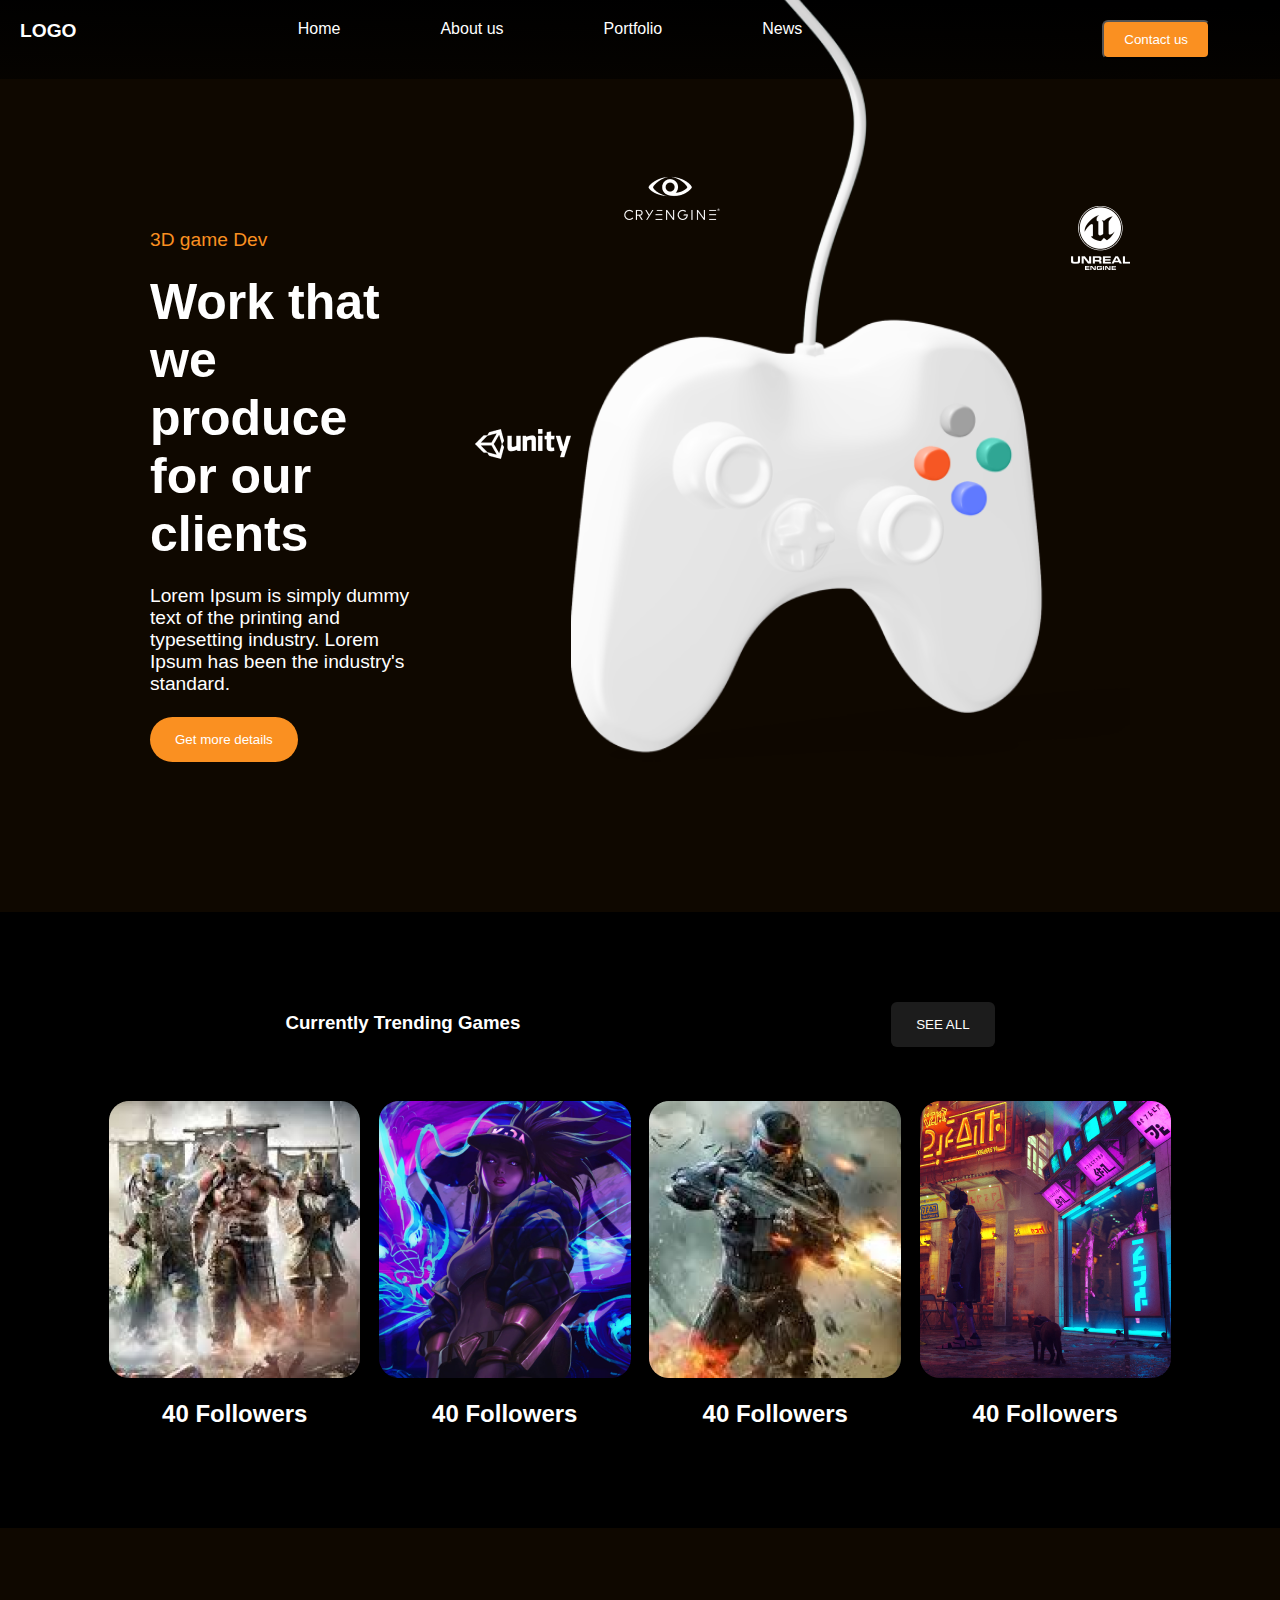
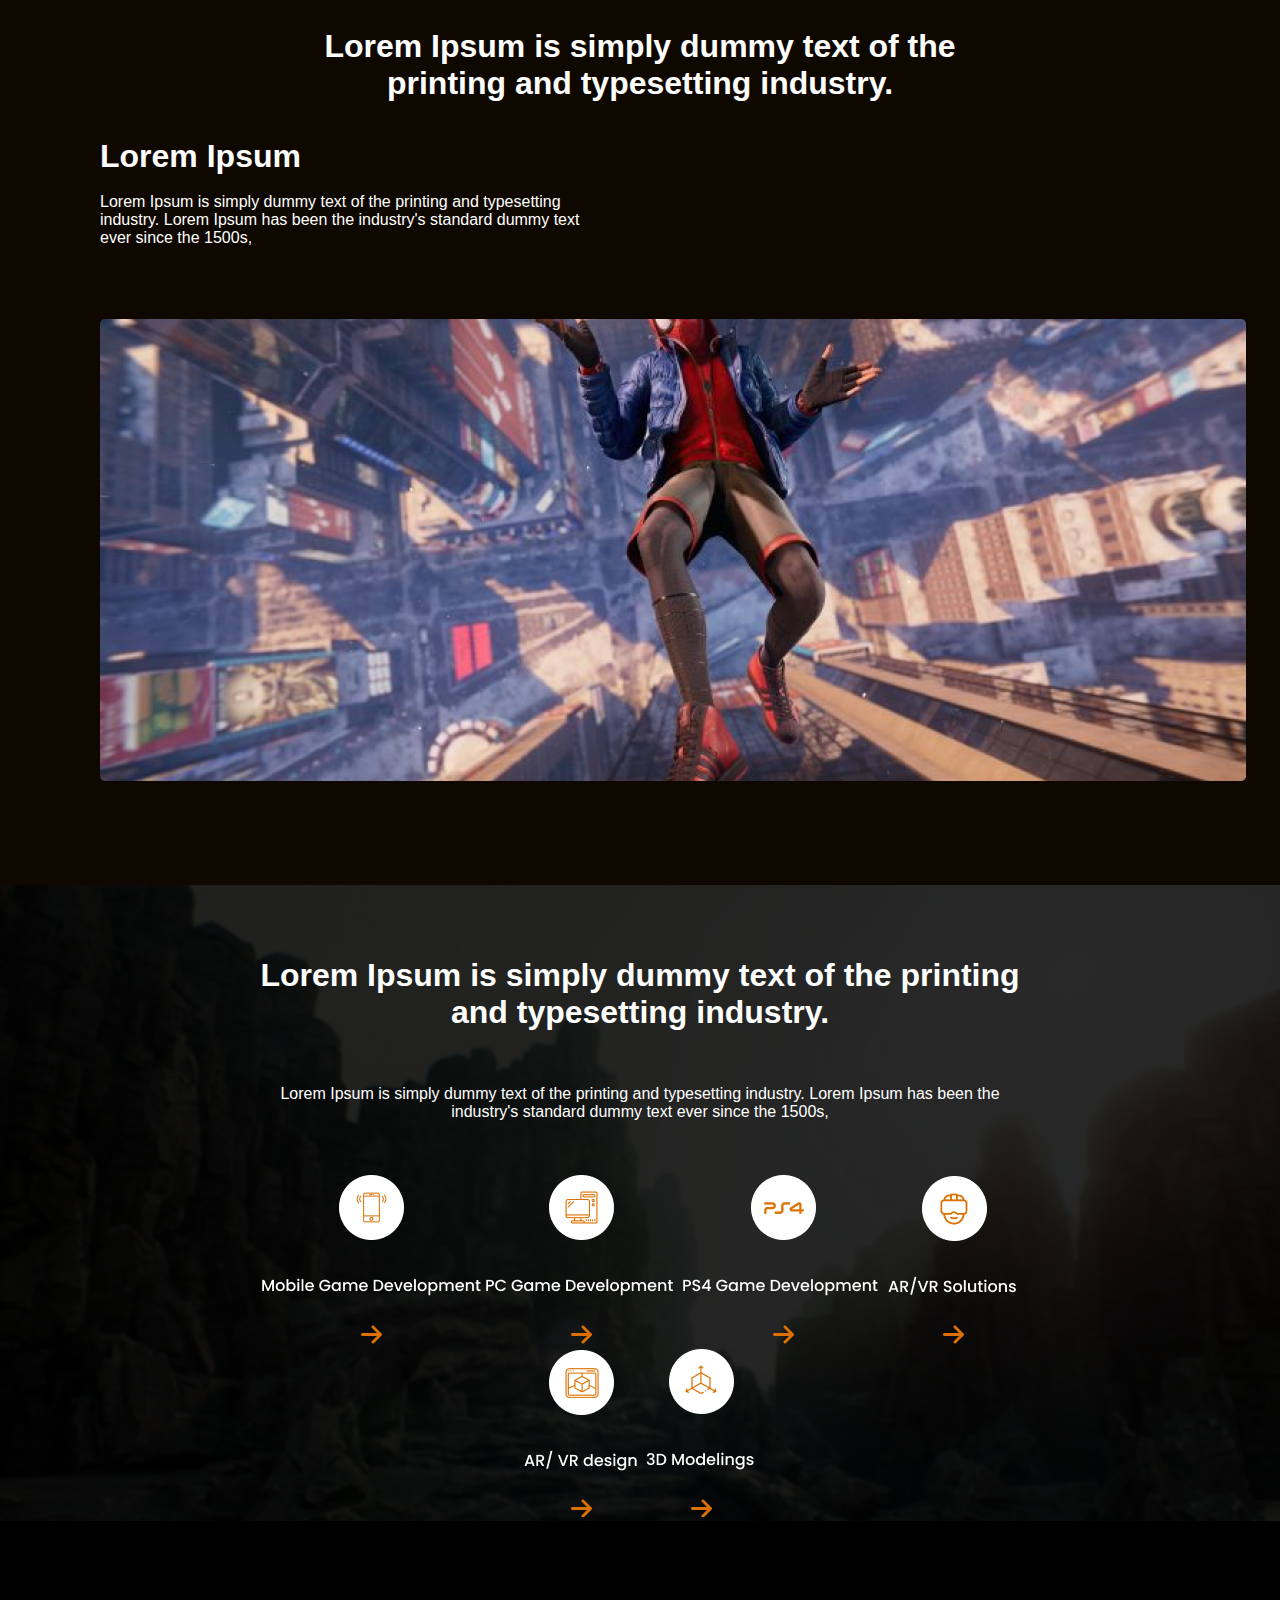
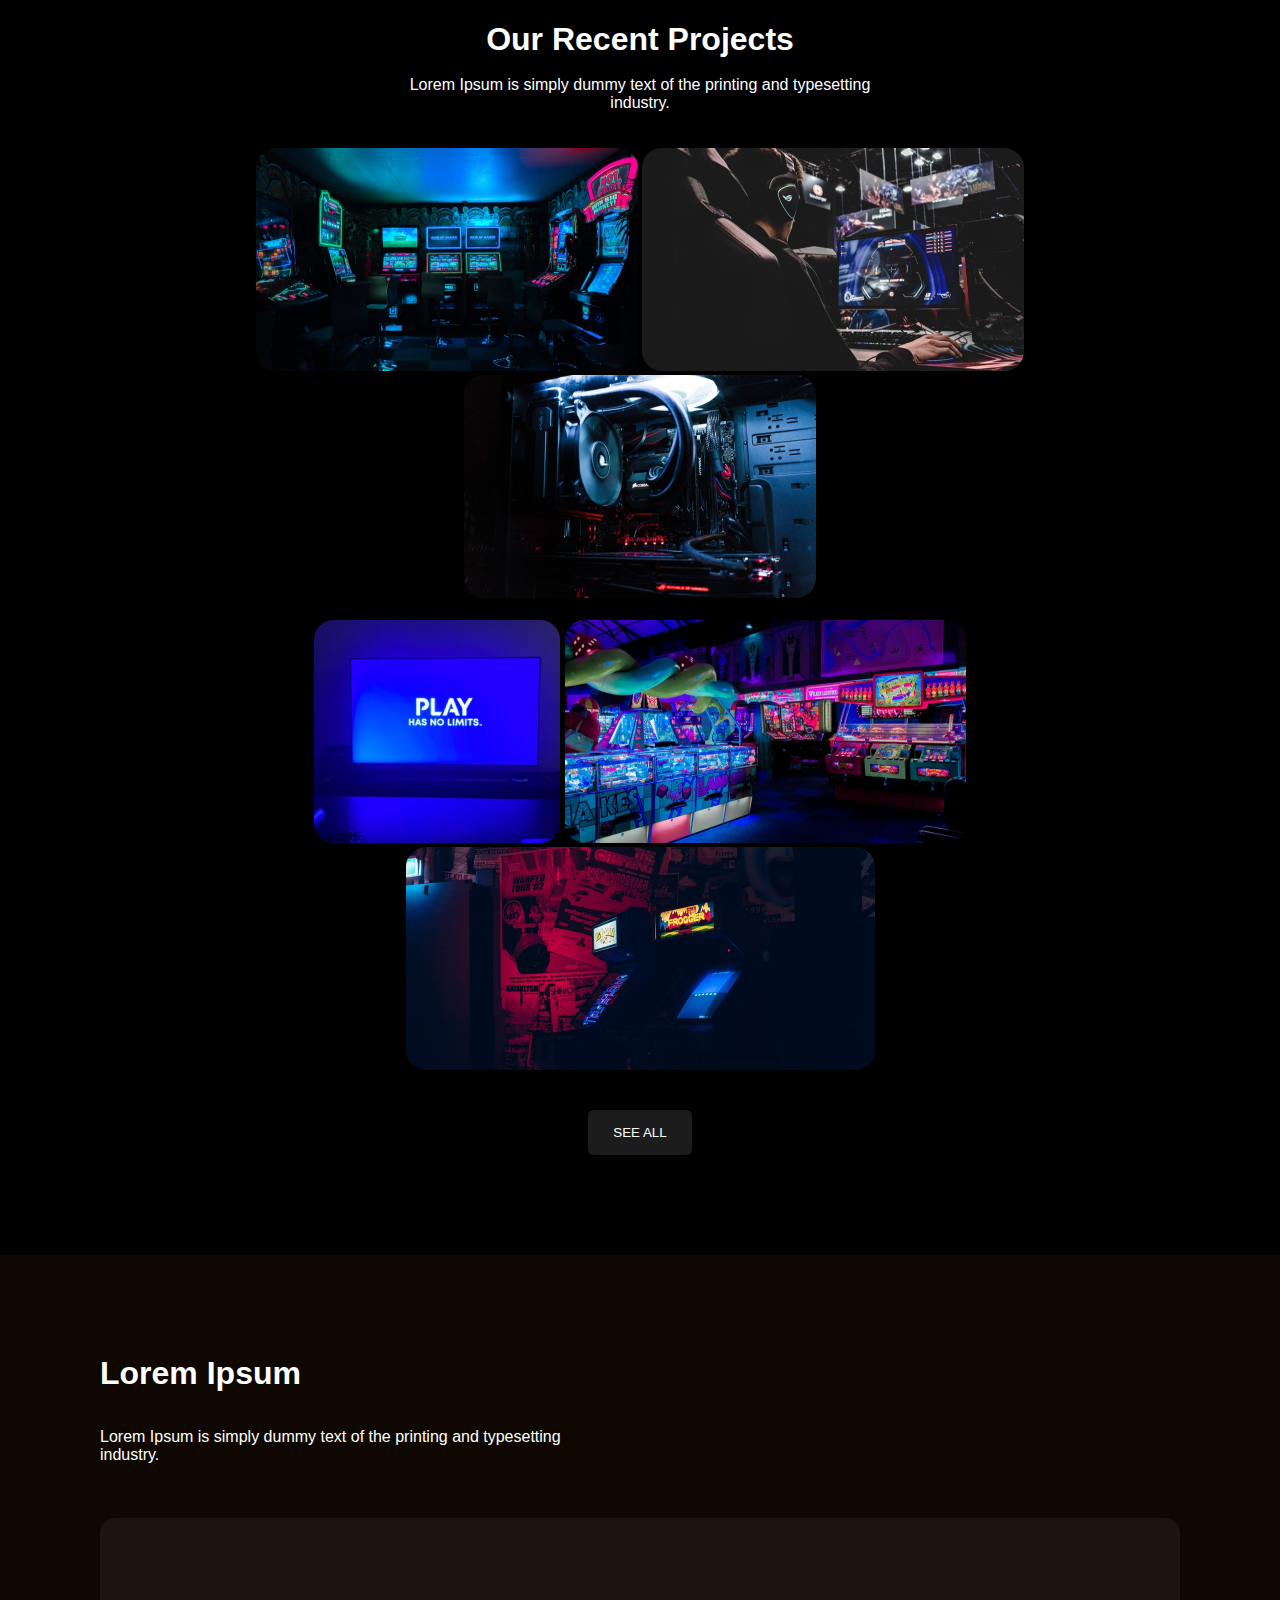
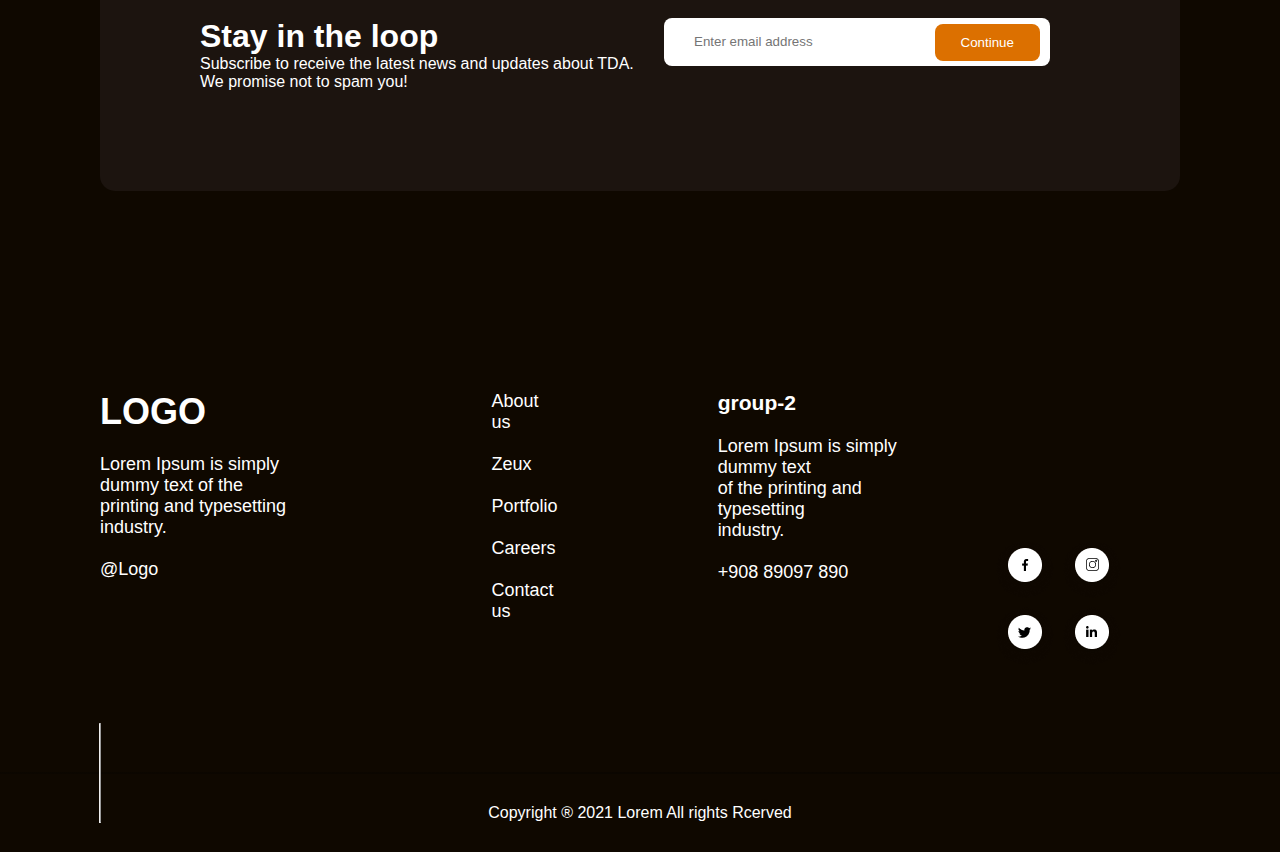
<file: index.html>
<!DOCTYPE html>
<html lang="en">
  <head>
    <meta charset="UTF-8" />
    <meta name="viewport" content="width=device-width, initial-scale=1.0" />
    <link rel="stylesheet" href="css/style.css" />
    <title>Document</title>
  </head>
  <body>
    <main>
      <header>
        <div class="item-1">
          <h4>LOGO</h4>
        </div>
        <div class="item-2">
          <ul>
            <li>
              <a href="#">Home</a>
            </li>
            <li>
              <a href="./about.html">About us</a>
            </li>
            <li>
              <a href="./services.html">Portfolio</a>
            </li>
            <li>
              <a href="./news.html">News</a>
            </li>
          </ul>
          <li>
            <a href="./contact.html">
              <button>Contact us</button>
            </a>
          </li>
        </div>
      </header>
      <div class="contain">
        <div class="logo-1">
          <p>3D game Dev</p>
          <br />
          <h3>
            Work that we <br />
            produce for our <br />
            clients
          </h3>
          <br />
          <p>
            Lorem Ipsum is simply dummy text of the printing and <br />
            typesetting industry. Lorem Ipsum has been the industry's <br />
            standard.
          </p>
          <br />
          <button>Get more details</button>
        </div>
        <img src="./imges/unity 1.png" alt="" height="30px" />
        <div class="logo-2">
          <img class="cry" src="./imges/cry 1.png" alt="" />
          <img class="unreal" src="./imges/unreal 1.png" alt="" />
          <!-- <img src="./imges/joy_stick 1.png" alt="" /> -->
        </div>
      </div>
      <div class="contain-2">
        <div class="header">
          <h3>Currently Trending Games</h3>
          <button>SEE ALL</button>
        </div>
        <br /><br /><br />
        <div class="main">
          <div class="img-1">
            <img src="./imges/Rectangle 23.png" alt="" /><br /><br />
            <h2>40 Followers</h2>
          </div>
          <div class="img-1">
            <img src="./imges/Rectangle 24.png" alt="" /><br /><br />
            <h2>40 Followers</h2>
          </div>
          <div class="img-1">
            <img src="./imges/Rectangle 25 (1).png" alt="" /><br /><br />
            <h2>40 Followers</h2>
          </div>
          <div class="img-1">
            <img src="./imges/Rectangle 26.png" alt="" /><br /><br />
            <h2>40 Followers</h2>
          </div>
        </div>
      </div>
      <div class="contain-3">
        <h1>
          Lorem Ipsum is simply dummy text of the <br />
          printing and typesetting industry.
        </h1>
        <br /><br />
        <div class="lorem">
          <h1>Lorem Ipsum</h1>
          <br />
          <p>
            Lorem Ipsum is simply dummy text of the printing and typesetting
            <br />
            industry. Lorem Ipsum has been the industry's standard dummy text
            <br />
            ever since the 1500s,
          </p>
        </div>
        <br /><br /><br /><br />
        <img src="./imges/Rectangle 4.png" alt="" />
      </div>
      <div class="contain-4">
        <br /><br /><br /><br />
        <h1>
          Lorem Ipsum is simply dummy text of the printing <br />
          and typesetting industry.
        </h1>
        <br /><br /><br />
        <p>
          Lorem Ipsum is simply dummy text of the printing and typesetting
          industry. Lorem Ipsum has been the <br />
          industry's standard dummy text ever since the 1500s,
        </p>
        <br /><br /><br />
        <img src="./imges/Group 34.png" alt="">
        <img src="./imges/Group 31.png" alt="">
        <img src="./imges/Group 32.png" alt="">
        <img src="./imges/Group 33.png" alt=""><br>
        <img src="./imges/Group 30.png" alt="">
        <img src="./imges/Group 29.png" alt="">
      </div>
      <div class="contain-5">
        <h1>Our Recent Projects</h1>
        <br />
        <p>
          Lorem Ipsum is simply dummy text of the printing and typesetting
          <br />
          industry.
        </p>
        <br /><br />
        <img src="./imges/Rectangle 15.png" alt="" />
        <img src="./imges/Rectangle 16.png" alt="" />
        <img src="./imges/Rectangle 17.png" alt="" /><br /><br />
        <img src="./imges/Rectangle 19.png" alt="" />
        <img src="./imges/Rectangle 18 (1).png" alt="" />
        <img src="./imges/Rectangle 20.png" alt="" /><br /><br /><br />
        <button>SEE ALL</button>
      </div>
      <div class="container-5">
        <h1>Lorem Ipsum</h1>
        <br /><br />
        <p>
          Lorem Ipsum is simply dummy text of the printing and typesetting
          <br />
          industry.
        </p>
        <br /><br /><br />
        <div class="stay">
          <div>
            <h1>Stay in the loop</h1>
            <p>
              Subscribe to receive the latest news and updates about TDA. <br />
              We promise not to spam you!
            </p>
          </div>
          <div class="Group_40_email">
            <input type="email" name="email" id="email" placeholder="Enter email address" >
            <label for="email"></label>
            <a href="https://mail.google.com/mail/u/0/">
              <button>Continue</button>
            </a>
          </div>
        </div>
      </div>
      <div class="contain-7">
        <div class="group-1">
          <h1>LOGO</h1>
          <br />
          <p>
            Lorem Ipsum is simply dummy text of the <br />
            printing and typesetting industry.
          </p>
          <br />
          <p>@Logo</p>
        </div>
        <div class="group-2">
          <p>About us</p>
          <br />
          <p>
            Zeux <br /><br />
            Portfolio <br /><br />
            Careers <br /><br />
            Contact us <br />
          </p>
        </div>
        <div class="group-3">
          <h3>group-2</h3>
          <br />
          <p>
            Lorem Ipsum is simply dummy text <br />
            of the printing and typesetting <br />
            industry.
          </p>
          <br />
          <p>+908 89097 890</p>
        </div>
        <div class="group-4">
          <br /><br /><br /><br /><br /><br /><br />
          <img src="./imges/Group 5.png" alt="" />
          <img src="./imges/Group 11.png" alt="" />
          <img src="./imges/Group 10.png" alt="" />
          <img src="./imges/Group 9.png" alt="" />
        </div>
      </div>
      <hr>
      <div class="contain-8">
        <p>Copyright ® 2021 Lorem All rights Rcerved</p>
      </div>
    </main>
  </body>
</html>
</file>
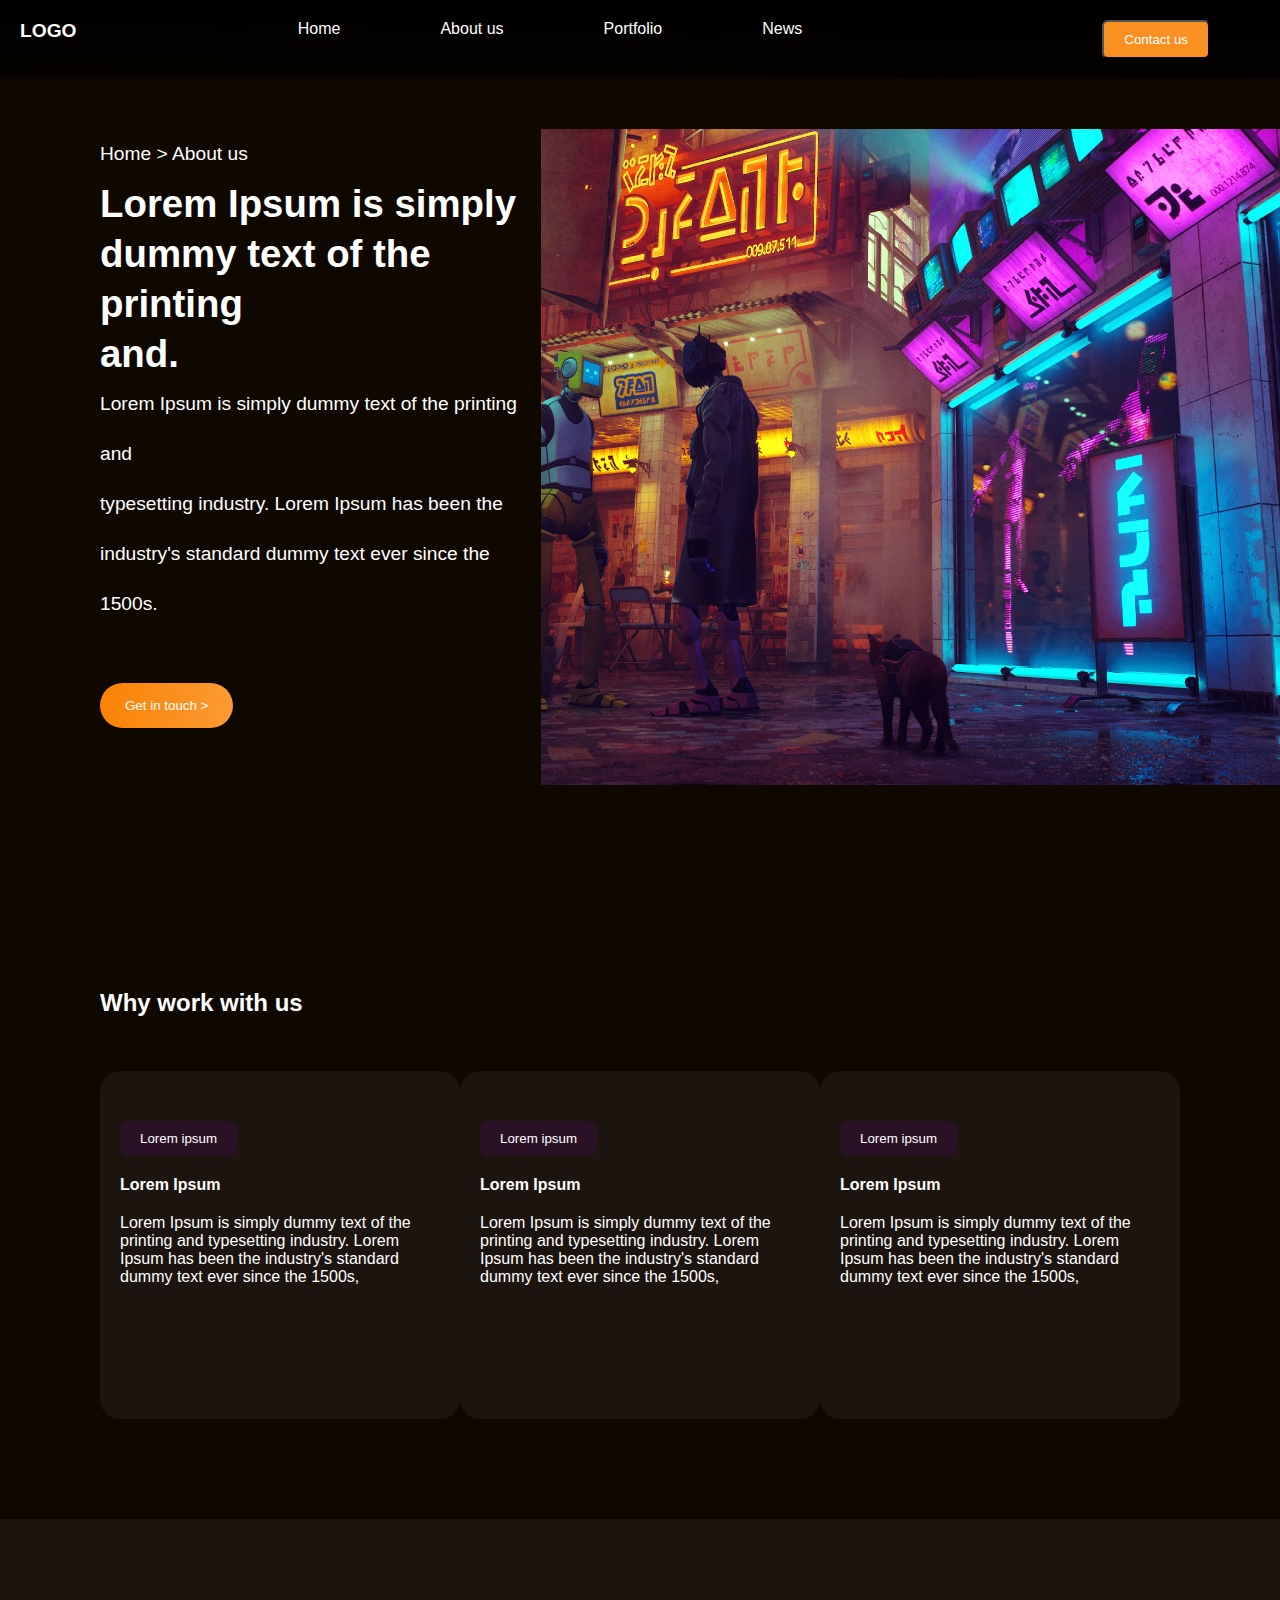
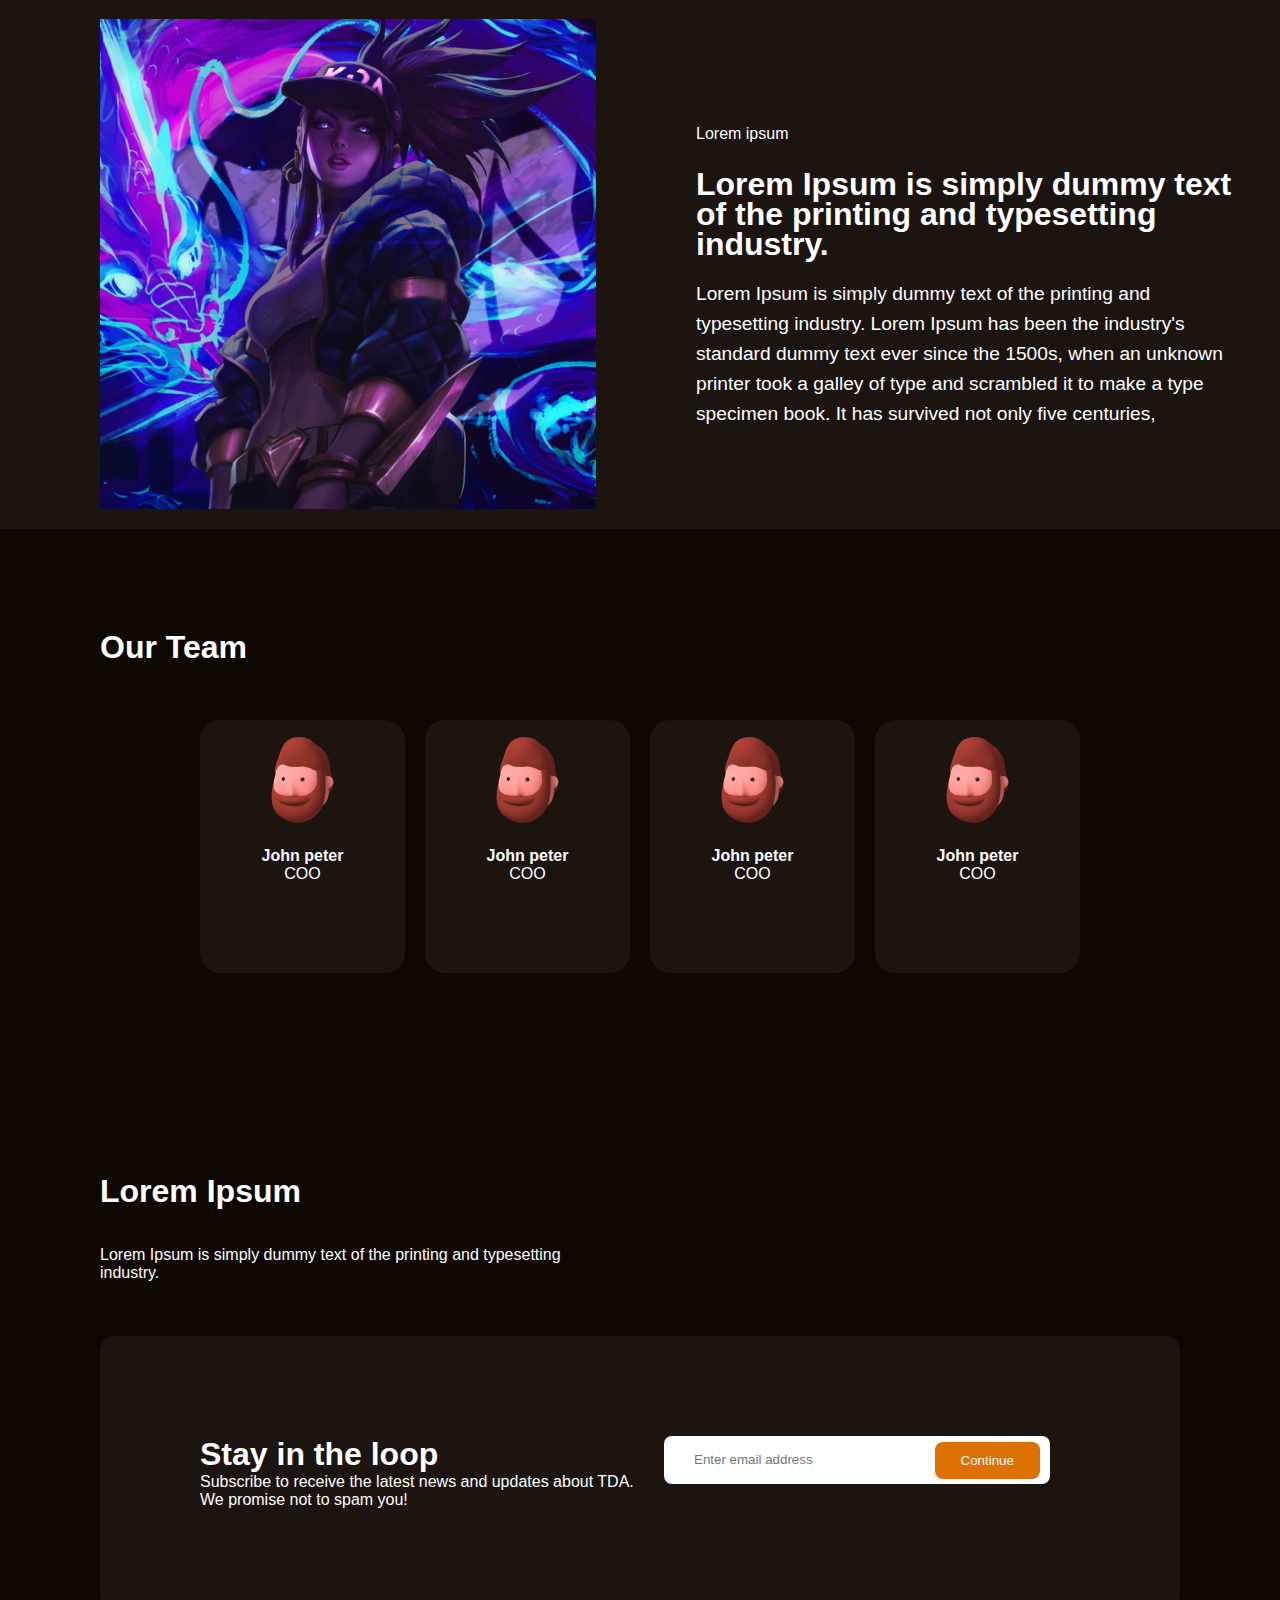
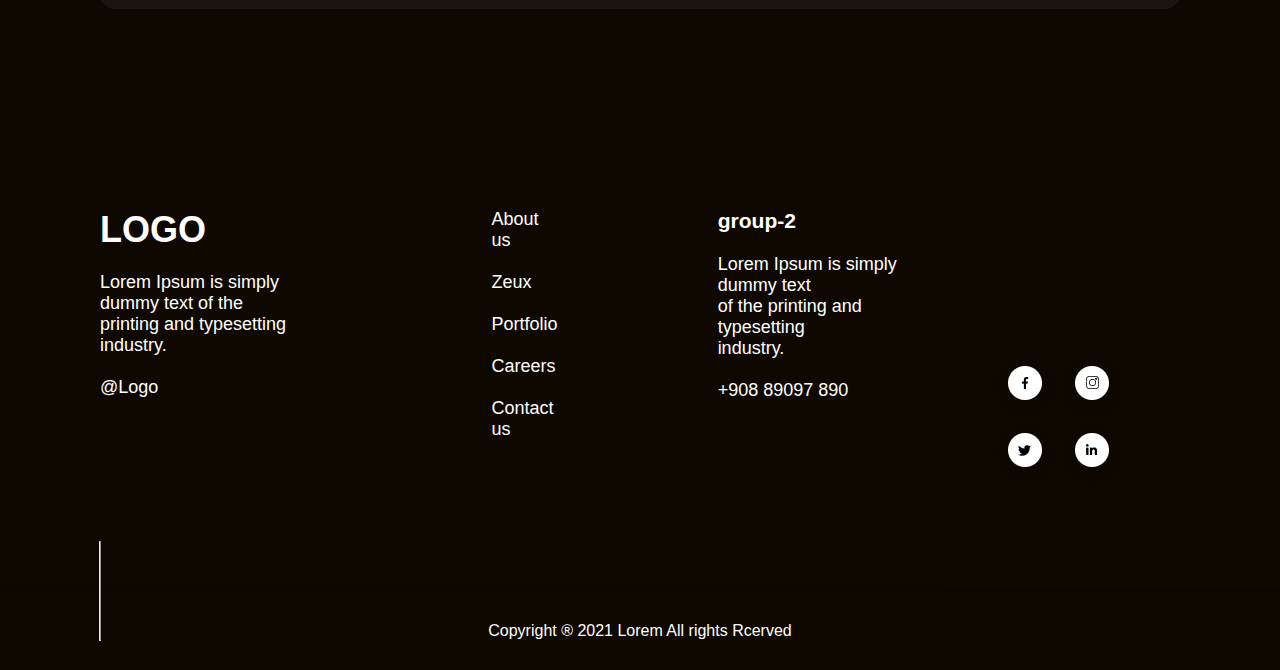
<file: about.html>
<!DOCTYPE html>
<html lang="en">
  <head>
    <meta charset="UTF-8" />
    <meta name="viewport" content="width=device-width, initial-scale=1.0" />
    <link rel="stylesheet" href="./css/style.css"/>
    <title>Document</title>
  </head>
  <body>
    <main>
      <header>
        <div class="item-1">
          <h4>LOGO</h4>
        </div>
        <div class="item-2">
          <ul>
            <li>
              <a href="./index.html">Home</a>
            </li>
            <li>
              <a href="#">About us</a>
            </li>
            <li>
              <a href="./services.html">Portfolio</a>
            </li>
            <li>
              <a href="./news.html">News</a>
            </li>
          </ul>
          <li>
            <a href="./contact.html">
              <button>Contact us</button>
            </a>
          </li>
        </div>
      </header>
      <div class="container-1">
        <div class="about-us-1">
          <p>Home > About us</p>
          <h1>
            Lorem Ipsum is simply <br />
            dummy text of the printing <br />
            and.
          </h1>
          <p>
            Lorem Ipsum is simply dummy text of the printing and <br />
            typesetting industry. Lorem Ipsum has been the <br />
            industry's standard dummy text ever since the 1500s.
          </p>
          <br />
          <button>Get in touch ></button>
        </div>
        <div class="about-us-2">
          <img src="./imges/Rectangle 6.png" alt="" />
        </div>
      </div>
      <div class="container-2">
        <h2>Why work with us</h2>
        <br /><br /><br />
        <div class="Ipsums">
          <div class="Ipsum-1">
            <button>Lorem ipsum</button>
            <h4>Lorem Ipsum</h4>
            <p>
              Lorem Ipsum is simply dummy text of the printing and typesetting
              industry. Lorem Ipsum has been the industry's standard dummy text
              ever since the 1500s,
            </p>
          </div>
          <div class="Ipsum-1">
            <button>Lorem ipsum</button>
            <h4>Lorem Ipsum</h4>
            <p>
              Lorem Ipsum is simply dummy text of the printing and typesetting
              industry. Lorem Ipsum has been the industry's standard dummy text
              ever since the 1500s,
            </p>
          </div>
          <div class="Ipsum-1">
            <button>Lorem ipsum</button>
            <h4>Lorem Ipsum</h4>
            <p>
              Lorem Ipsum is simply dummy text of the printing and typesetting
              industry. Lorem Ipsum has been the industry's standard dummy text
              ever since the 1500s,
            </p>
          </div>
        </div>
      </div>
      <div class="container-3">
        <div class="lorem-1">
          <img src="./imges/Rectangle 25.png" alt="">
        </div>
        <div class="lorem-2">
          <p>Lorem ipsum</p>
          <h1>Lorem Ipsum is simply dummy text of the printing and typesetting industry. </h1>
          <p>Lorem Ipsum is simply dummy text of the printing and typesetting industry. Lorem Ipsum has been the industry's standard dummy text ever since the 1500s, when an unknown printer took a galley of type and scrambled it to make a type specimen book. It has survived not only five centuries,</p>
        </div>
      </div>
      <div class="container-4">
        <h1>Our Team</h1><br><br><br>
        <div class="COO-box">
          <div class="COO">
            <img src="./imges/Bill 1.png" alt="">
            <h4>John peter</h4>
            <p>COO</p>
          </div>
          <div class="COO">
            <img src="./imges/Bill 1.png" alt="">
            <h4>John peter</h4>
            <p>COO</p>
          </div>
          <div class="COO">
            <img src="./imges/Bill 1.png" alt="">
            <h4>John peter</h4>
            <p>COO</p>
          </div>
          <div class="COO">
            <img src="./imges/Bill 1.png" alt="">
            <h4>John peter</h4>
            <p>COO</p>
          </div>
        </div>
      </div>
      <div class="container-5">
        <h1>Lorem Ipsum</h1><br><br>
        <p>Lorem Ipsum is simply dummy text of the printing and typesetting <br> industry. </p><br><br><br>
        <div class="stay">
          <div>
            <h1>Stay in the loop</h1>
            <p>Subscribe to receive the latest news and updates about TDA. <br>
              We promise not to spam you! </p>
          </div>
          <div class="Group_40_email">
            <input type="email" name="email" id="email" placeholder="Enter email address" >
            <label for="email"></label>
            <a href="https://mail.google.com/mail/u/0/">
              <button>Continue</button>
            </a>
          </div>
        </div>
      </div>
      <div class="contain-7">
        <div class="group-1">
          <h1>LOGO</h1>
          <br />
          <p>
            Lorem Ipsum is simply dummy text of the <br />
            printing and typesetting industry.
          </p>
          <br />
          <p>@Logo</p>
        </div>
        <div class="group-2">
          <p>About us</p>
          <br />
          <p>
            Zeux <br /><br />
            Portfolio <br /><br />
            Careers <br /><br />
            Contact us <br />
          </p>
        </div>
        <div class="group-3">
          <h3>group-2</h3>
          <br />
          <p>
            Lorem Ipsum is simply dummy text <br />
            of the printing and typesetting <br />
            industry.
          </p>
          <br />
          <p>+908 89097 890</p>
        </div>
        <div class="group-4">
          <br /><br /><br /><br /><br /><br /><br />
          <img src="./imges/Group 5.png" alt="" />
          <img src="./imges/Group 11.png" alt="" />
          <img src="./imges/Group 10.png" alt="" />
          <img src="./imges/Group 9.png" alt="" />
        </div>
      </div>
      <hr>
      <div class="contain-8">
        <p>Copyright ® 2021 Lorem All rights Rcerved</p>
      </div>
    </main>
  </body>
</html>
</file>
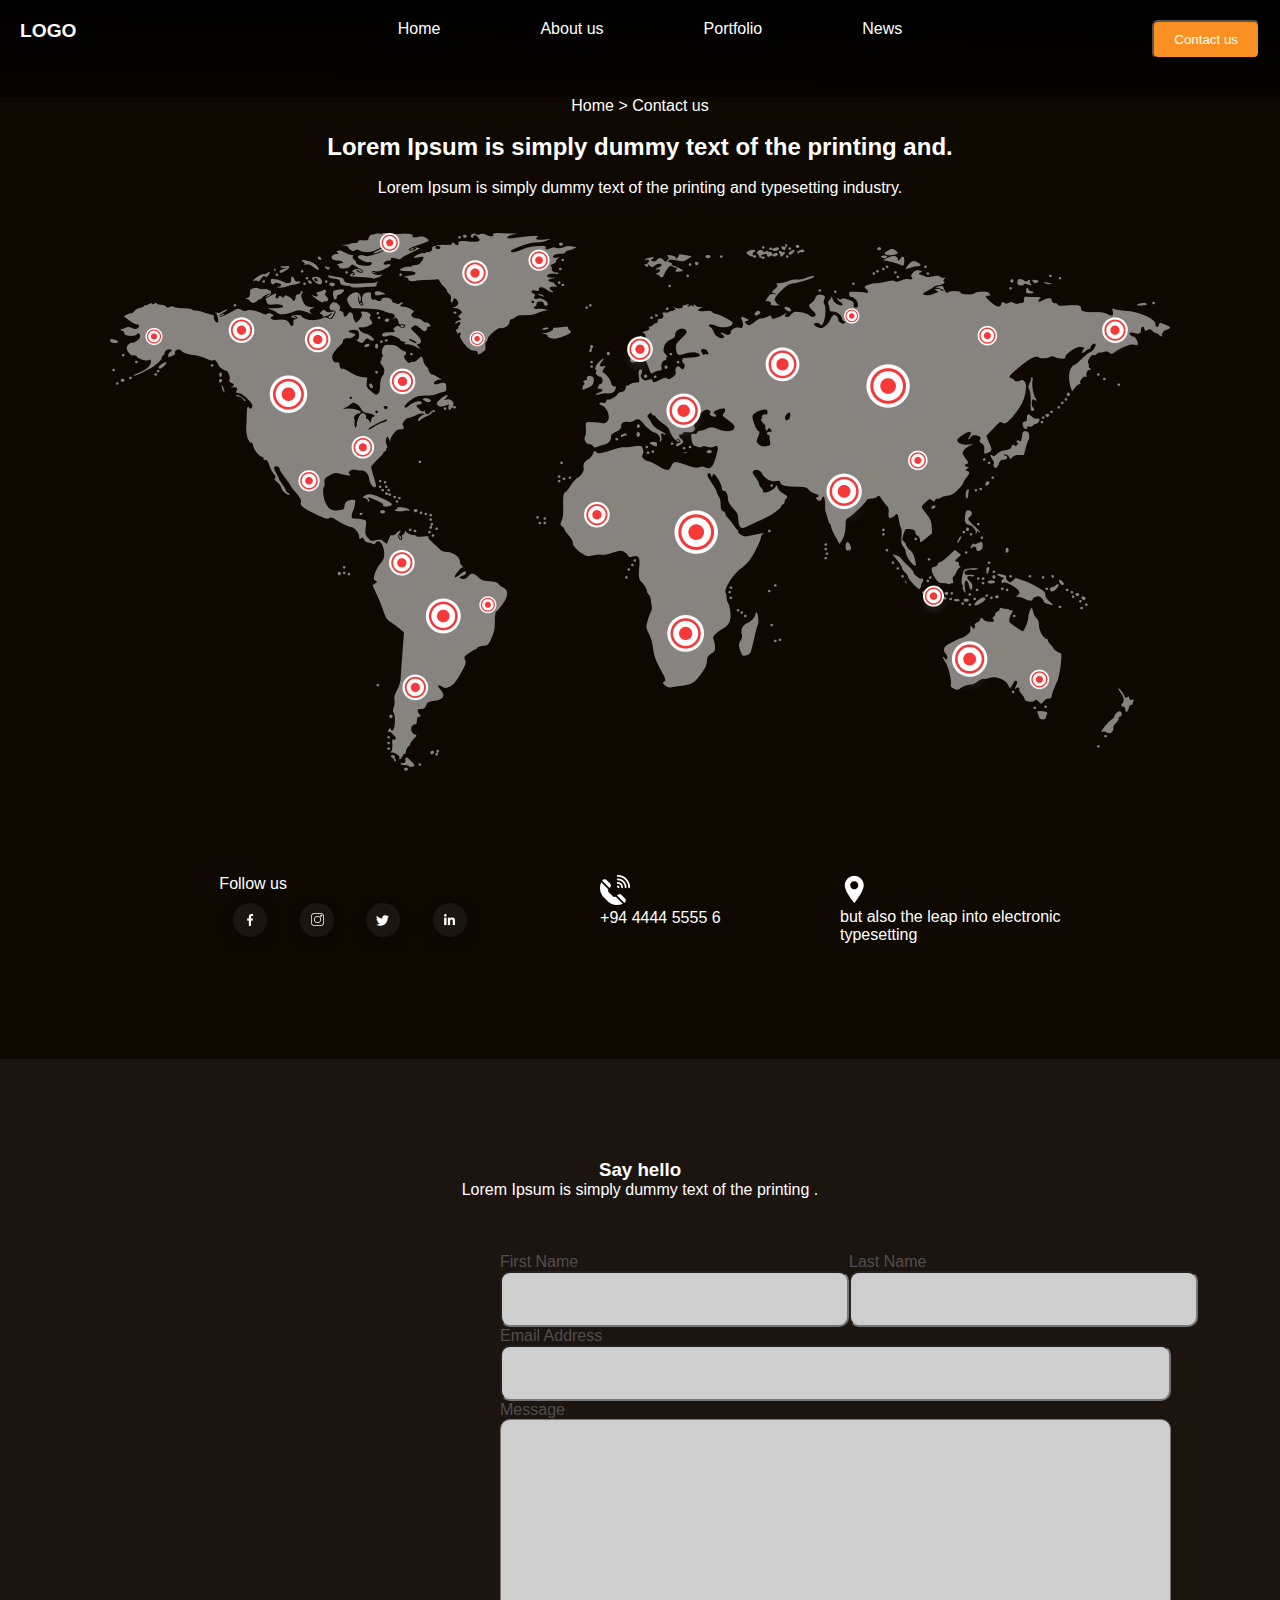
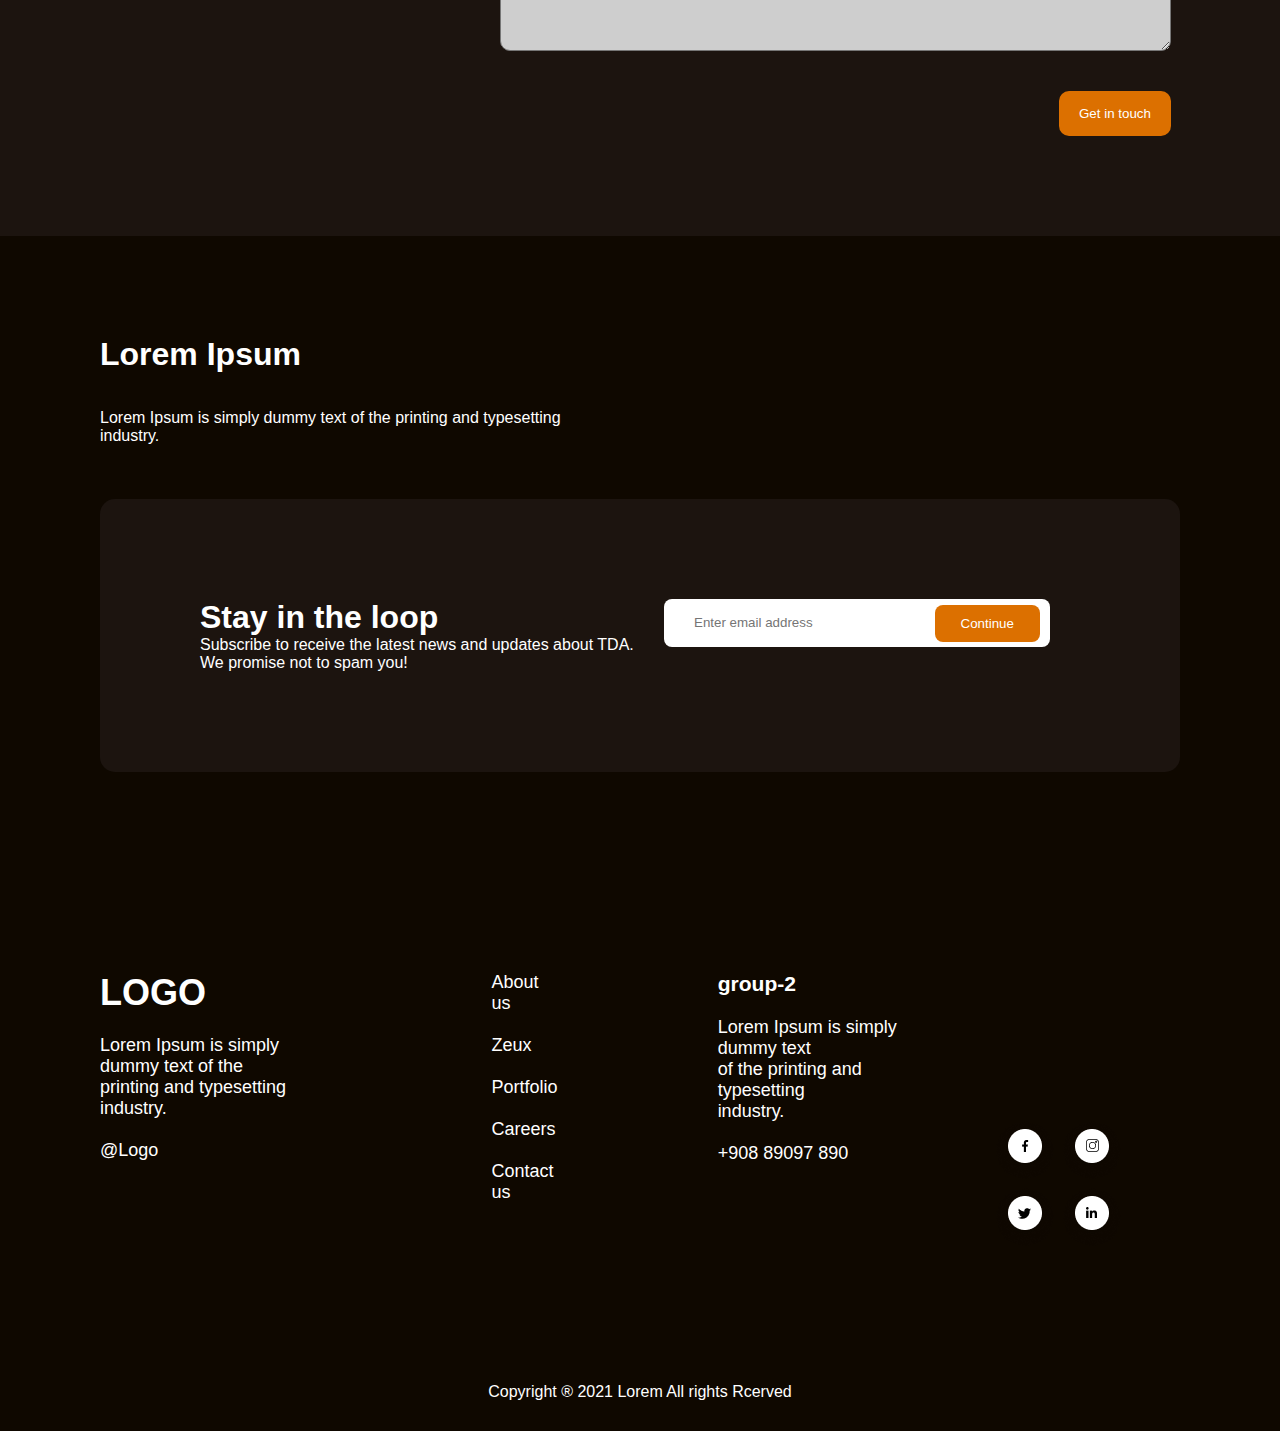
<file: contact.html>
<!DOCTYPE html>
<html lang="en">
  <head>
    <meta charset="UTF-8" />
    <meta name="viewport" content="width=device-width, initial-scale=1.0" />
    <link rel="stylesheet" href="./css/style.css" />
    <title>Document</title>
  </head>
  <body>
    <main>
      <header>
        <div class="item-1">
          <h4>LOGO</h4>
        </div>
        <div class="item-2">
          <ul>
            <li>
              <a href="./index.html">Home</a>
            </li>
            <li>
              <a href="./about.html">About us</a>
            </li>
            <li>
              <a href="./services.html">Portfolio</a>
            </li>
            <li>
              <a href="./news.html">News</a>
            </li>
          </ul>
          <button>Contact us</button>
        </div>
      </header>
      <br />
      <div class="main-1">
        <p>Home > Contact us</p>
        <br />
        <h2>Lorem Ipsum is simply dummy text of the printing and.</h2>
        <br />
        <p>
          Lorem Ipsum is simply dummy text of the printing and typesetting
          industry.
        </p>
        <br /><br />
        <img src="./imges/Huge Global.png" alt="" />
      </div>
      <div class="main-2">
        <div class="address-1">
          <p>Follow us</p>
          <div class="fasebook">
            <img src="/imges/Group 5 (1).png" alt="" />
            <img src="./imges/Group 11 (1).png" alt="" />
            <img src="./imges/Group 10 (1).png" alt="" />
            <img src="./imges/Group 9 (1).png" alt="" />
          </div>
        </div>
        <!-- <hr> -->
        <div class="address-2">
          <img src="./imges/phone 1.png" alt="" />
          <p>+94 4444 5555 6</p>
        </div>
        <!-- <hr /> -->
        <div class="address-3">
          <img src="./imges/gps 1.png" alt="" />
          <p>
            but also the leap into electronic <br />
            typesetting
          </p>
        </div>
      </div>
      <div class="main-3">
        <h3>Say hello</h3>
        <p>Lorem Ipsum is simply dummy text of the printing .</p>
        <br /><br /><br />
        <form>
          <div class="name-input">
            <div class="input-1">
              <label for="">First Name</label><br />
              <input type="text" />
            </div>
            <div class="input-2">
              <label for="">Last Name</label><br />
              <input type="text" />
            </div>
          </div>
          <div class="input-3">
            <label for="">Email Address</label><br />
            <input type="text" />
          </div>
          <div class="input-4">
            <label for="">Message</label><br />
            <textarea name="" id="" cols="30" rows="10"></textarea>
          </div>
          <br /><br />
          <button>Get in touch</button>
        </form>
      </div>
      <div class="container-5">
        <h1>Lorem Ipsum</h1>
        <br /><br />
        <p>
          Lorem Ipsum is simply dummy text of the printing and typesetting
          <br />
          industry.
        </p>
        <br /><br /><br />
        <div class="stay">
          <div>
            <h1>Stay in the loop</h1>
            <p>
              Subscribe to receive the latest news and updates about TDA. <br />
              We promise not to spam you!
            </p>
          </div>
          <div class="Group_40_email">
            <input
              type="email"
              name="email"
              id="email"
              placeholder="Enter email address"
            />
            <label for="email"></label>
            <a href="https://mail.google.com/mail/u/0/">
              <button>Continue</button>
            </a>
          </div>
        </div>
      </div>
      <div class="contain-7">
        <div class="group-1">
          <h1>LOGO</h1>
          <br />
          <p>
            Lorem Ipsum is simply dummy text of the <br />
            printing and typesetting industry.
          </p>
          <br />
          <p>@Logo</p>
        </div>
        <div class="group-2">
          <p>About us</p>
          <br />
          <p>
            Zeux <br /><br />
            Portfolio <br /><br />
            Careers <br /><br />
            Contact us <br />
          </p>
        </div>
        <div class="group-3">
          <h3>group-2</h3>
          <br />
          <p>
            Lorem Ipsum is simply dummy text <br />
            of the printing and typesetting <br />
            industry.
          </p>
          <br />
          <p>+908 89097 890</p>
        </div>
        <div class="group-4">
          <br /><br /><br /><br /><br /><br /><br />
          <img src="./imges/Group 5.png" alt="" />
          <img src="./imges/Group 11.png" alt="" />
          <img src="./imges/Group 10.png" alt="" />
          <img src="./imges/Group 9.png" alt="" />
        </div>
      </div>
      <div class="contain-8">
        <p>Copyright ® 2021 Lorem All rights Rcerved</p>
      </div>
    </main>
  </body>
</html>
</file>
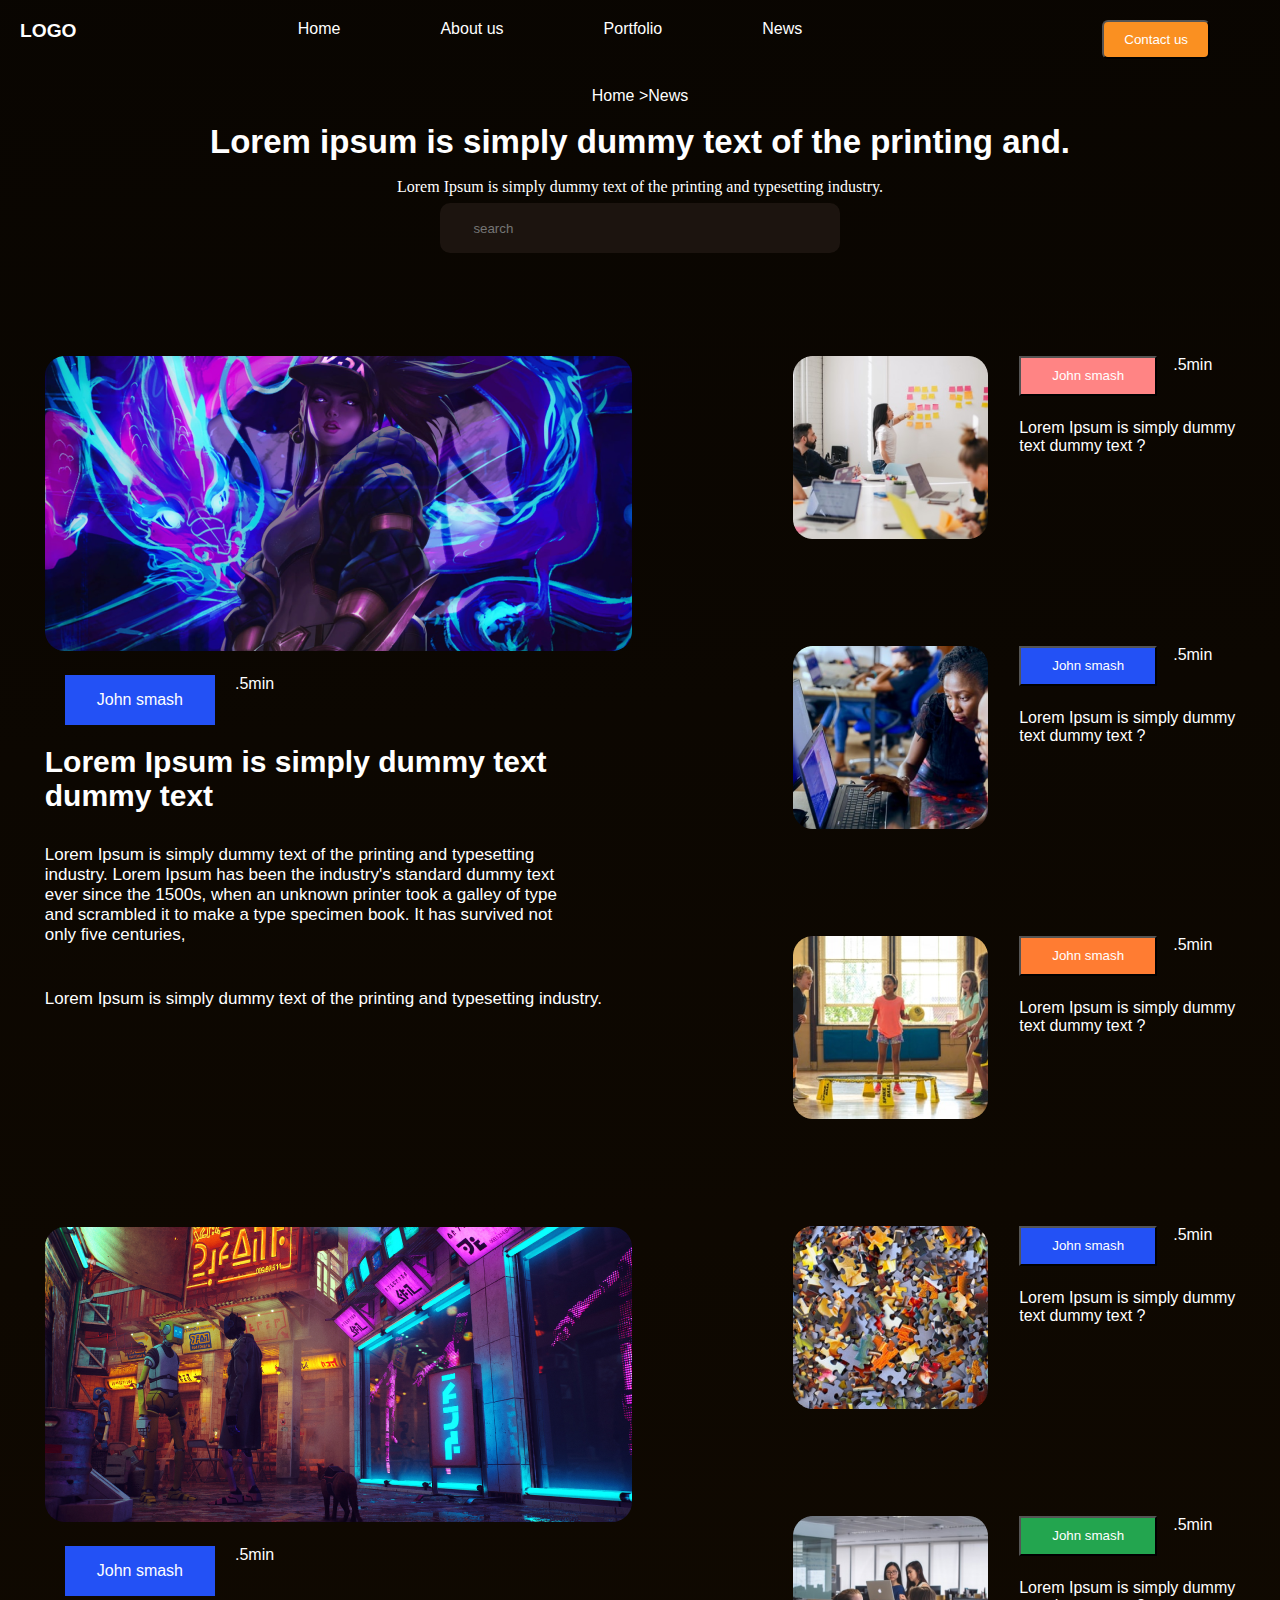
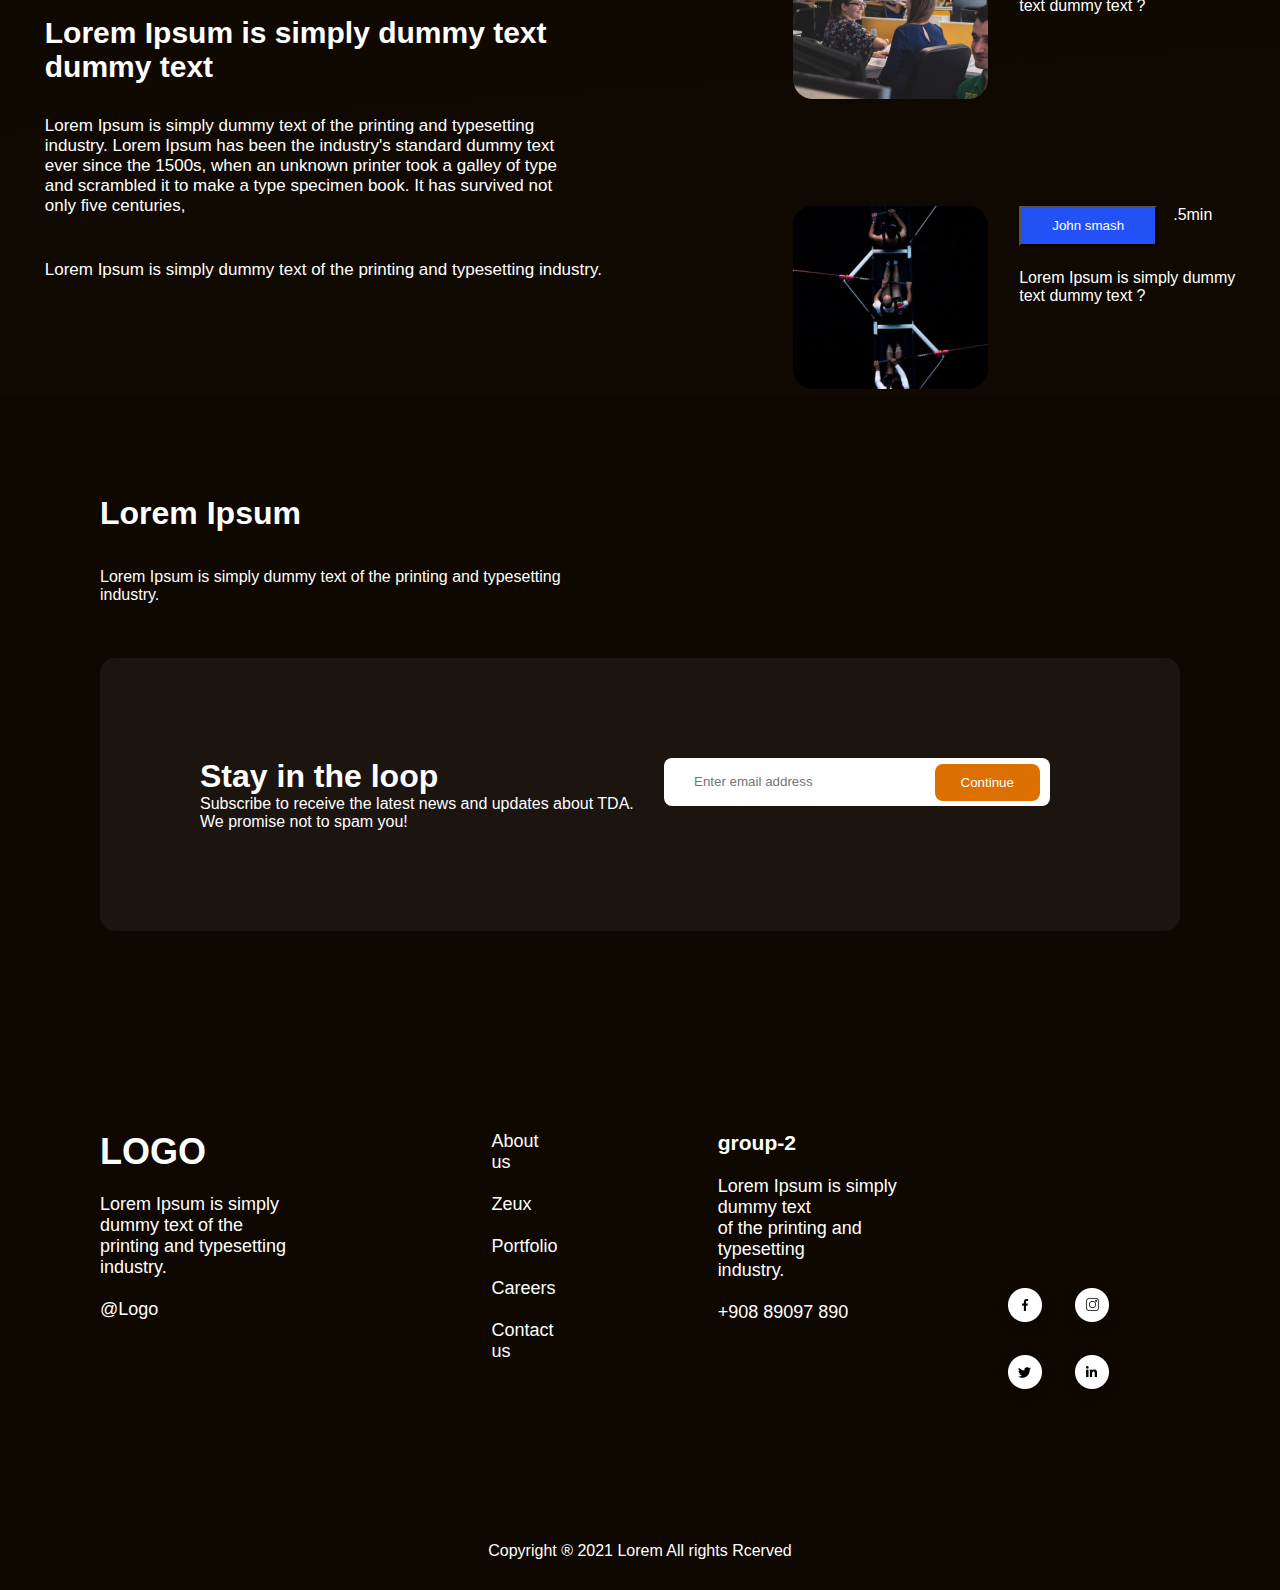
<file: news.html>
<!DOCTYPE html>
<html lang="en">

<head>
  <meta charset="UTF-8">
  <meta name="viewport" content="width=device-width, initial-scale=1.0">
  <link rel="stylesheet" href="./css/news.css">
  <link rel="stylesheet" href="https://cdnjs.cloudflare.com/ajax/libs/font-awesome/6.4.2/css/all.min.css"
    integrity="sha512-z3gLpd7yknf1YoNbCzqRKc4qyor8gaKU1qmn+CShxbuBusANI9QpRohGBreCFkKxLhei6S9CQXFEbbKuqLg0DA=="
    crossorigin="anonymous" referrerpolicy="no-referrer" />
  <title>Document</title>
</head>

<body>
  <main class="container">
    <header>
      <div class="item-1">
        <h4>LOGO</h4>
      </div>
      <div class="item-2">
        <ul>
          <li>
            <a href="./index.html">Home</a>
          </li>
          <li>
            <a href="./about.html">About us</a>
          </li>
          <li>
            <a href="./services.html">Portfolio</a>
          </li>
          <li>
            <a href="#">News</a>
          </li>
        </ul>
        <li>
          <a href="./contact.html">
            <button>Contact us</button>
          </a>
        </li>
      </div>
    </header>
    <div class="text">
      <h5 class="home">Home >News</h5>
      <h2>Lorem ipsum is simply dummy text of the printing and.</h2>
      <h5 class="news">Lorem Ipsum is simply dummy text of the printing and typesetting industry.</h5>
    </div>
    <div class="input-flex">
      <i class="fa-solid fa-magnifying-glass"></i>
      <input type="search" placeholder="search" class="input">
    </div>
    <div class="news-main">
      <div class="rasmlar">
        <div class="rasm">
          <div class="block">
            <img src="./imges/Rectangle 274.png" alt="">
          </div>
          <div class="text-1">
            <a class="john" href="#">John smash</a>
            <p>.5min</p>
          </div>
          <div class="text-2">
            <h2>Lorem Ipsum is simply dummy text dummy text </h2>
          </div>
          <div class="text-3">
            <p>Lorem Ipsum is simply dummy text of the printing and typesetting industry. Lorem Ipsum has been the
              industry's standard dummy text ever since the 1500s, when an unknown printer took a galley of type and
              scrambled it to make a type specimen book. It has survived not only five centuries,</p>
          </div>
          <div class="text-4">
            <p>Lorem Ipsum is simply dummy text of the printing and typesetting industry. </p>
          </div>
        </div>
        <div class="rasm">
          <div class="block">
            <img src="./imges/Rectangle 274 (1).png" alt="">
          </div>
          <div class="text-1">
            <a class="john" href="#">John smash</a>
            <p>.5min</p>
          </div>
          <div class="text-2">
            <h2>Lorem Ipsum is simply dummy text dummy text </h2>
          </div>
          <div class="text-3">
            <p>Lorem Ipsum is simply dummy text of the printing and typesetting industry. Lorem Ipsum has been the
              industry's standard dummy text ever since the 1500s, when an unknown printer took a galley of type and
              scrambled it to make a type specimen book. It has survived not only five centuries,</p>
          </div>
          <div class="text-4">
            <p>Lorem Ipsum is simply dummy text of the printing and typesetting industry. </p>
          </div>
        </div>
      </div>
      <div class="box">
        <div class="diffirent">
          <div class="info">
            <img src="./imges/Rectangle 276.png" alt="">
          </div>
          <div class="info-2">
            <div class="min">
              <button>John smash</button>
              <p>.5min</p>
            </div>
            <p class="min-2">Lorem Ipsum is simply dummy <br> text dummy text ? </p>
          </div>
        </div>
        <div class="diffirent">
          <div class="info">
            <img src="./imges/Rectangle 276 (1).png" alt="">
          </div>
          <div class="info-2">
            <div class="min">
              <button style="background: #2351F5;">John smash</button>
              <p>.5min</p>
            </div>
            <p class="min-2">Lorem Ipsum is simply dummy <br> text dummy text ? </p>
          </div>
        </div>
        <div class="diffirent">
          <div class="info">
            <img src="./imges/Rectangle 276 (2).png" alt="">
          </div>
          <div class="info-2">
            <div class="min">
              <button style="background: #FF7C32;">John smash</button>
              <p>.5min</p>
            </div>
            <p class="min-2">Lorem Ipsum is simply dummy <br> text dummy text ? </p>
          </div>
        </div>
        <div class="diffirent">
          <div class="info">
            <img src="./imges/Rectangle 276 (3).png" alt="">
          </div>
          <div class="info-2">
            <div class="min">
              <button style="background: #2351F5;">John smash</button>
              <p>.5min</p>
            </div>
            <p class="min-2">Lorem Ipsum is simply dummy <br> text dummy text ? </p>
          </div>
        </div>
        <div class="diffirent">
          <div class="info">
            <img src="./imges/Rectangle 276 (4).png" alt="">
          </div>
          <div class="info-2">
            <div class="min">
              <button style="background: #23A54F;">John smash</button>
              <p>.5min</p>
            </div>
            <p class="min-2">Lorem Ipsum is simply dummy <br> text dummy text ? </p>
          </div>
        </div>
        <div class="diffirent">
          <div class="info">
            <img src="./imges/Rectangle 276 (5).png" alt="">
          </div>
          <div class="info-2">
            <div class="min">
              <button style="background: #2351F5;">John smash</button>
              <p>.5min</p>
            </div>
            <p class="min-2">Lorem Ipsum is simply dummy <br> text dummy text ? </p>
          </div>
        </div>
      </div>
    </div>
    <div class="container-5">
      <h1>Lorem Ipsum</h1>
      <br /><br />
      <p>
        Lorem Ipsum is simply dummy text of the printing and typesetting
        <br />
        industry.
      </p>
      <br /><br /><br />
      <div class="stay">
        <div>
          <h1>Stay in the loop</h1>
          <p>
            Subscribe to receive the latest news and updates about TDA. <br />
            We promise not to spam you!
          </p>
        </div>
        <div class="Group_40_email">
          <input
            type="email"
            name="email"
            id="email"
            placeholder="Enter email address"
          />
          <label for="email"></label>
          <a href="https://mail.google.com/mail/u/0/">
            <button>Continue</button>
          </a>
        </div>
      </div>
    </div>
    <div class="contain-7">
      <div class="group-1">
        <h1>LOGO</h1>
        <br />
        <p>
          Lorem Ipsum is simply dummy text of the <br />
          printing and typesetting industry.
        </p>
        <br />
        <p>@Logo</p>
      </div>
      <div class="group-2">
        <p>About us</p>
        <br />
        <p>
          Zeux <br /><br />
          Portfolio <br /><br />
          Careers <br /><br />
          Contact us <br />
        </p>
      </div>
      <div class="group-3">
        <h3>group-2</h3>
        <br />
        <p>
          Lorem Ipsum is simply dummy text <br />
          of the printing and typesetting <br />
          industry.
        </p>
        <br />
        <p>+908 89097 890</p>
      </div>
      <div class="group-4">
        <br /><br /><br /><br /><br /><br /><br />
        <img src="./imges/Group 5.png" alt="" />
        <img src="./imges/Group 11.png" alt="" />
        <img src="./imges/Group 10.png" alt="" />
        <img src="./imges/Group 9.png" alt="" />
      </div>
    </div>
    <div class="contain-8">
      <p>Copyright ® 2021 Lorem All rights Rcerved</p>
    </div>
  </main>
</body>

</html>
</file>
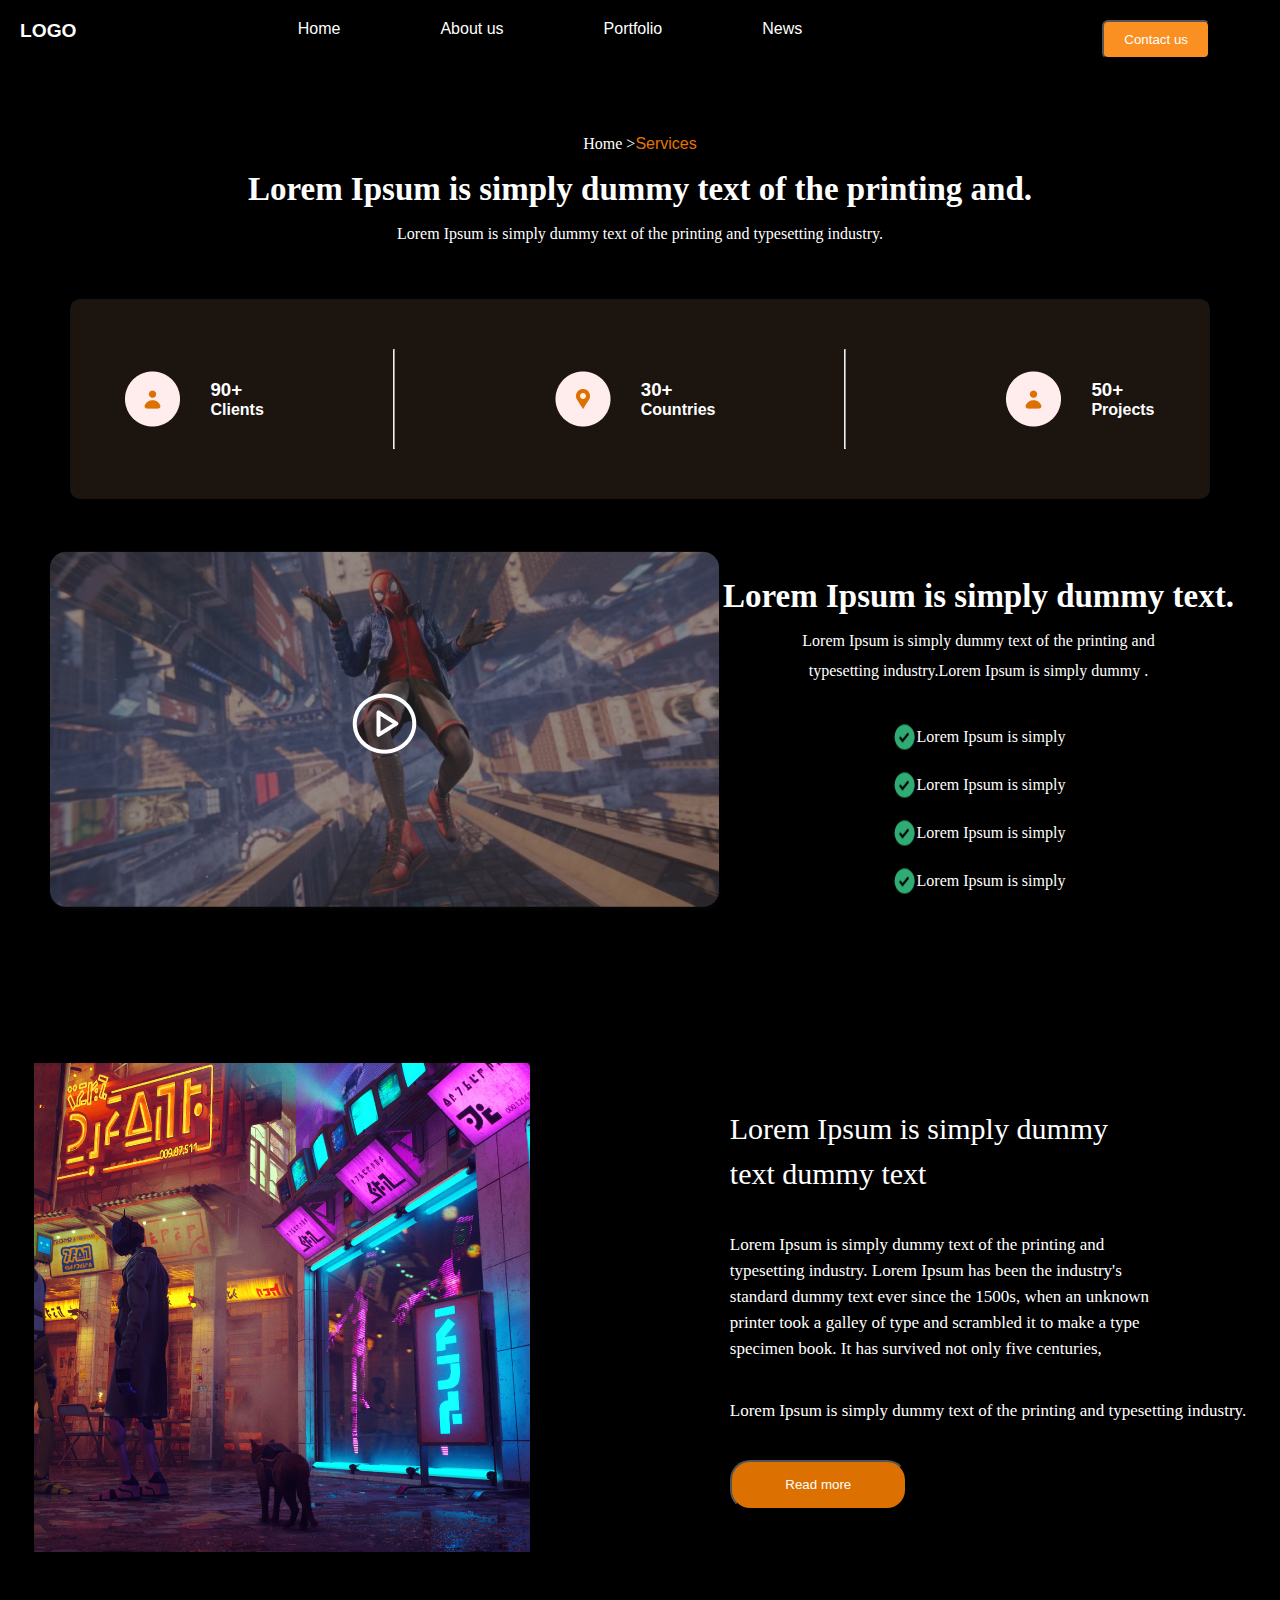
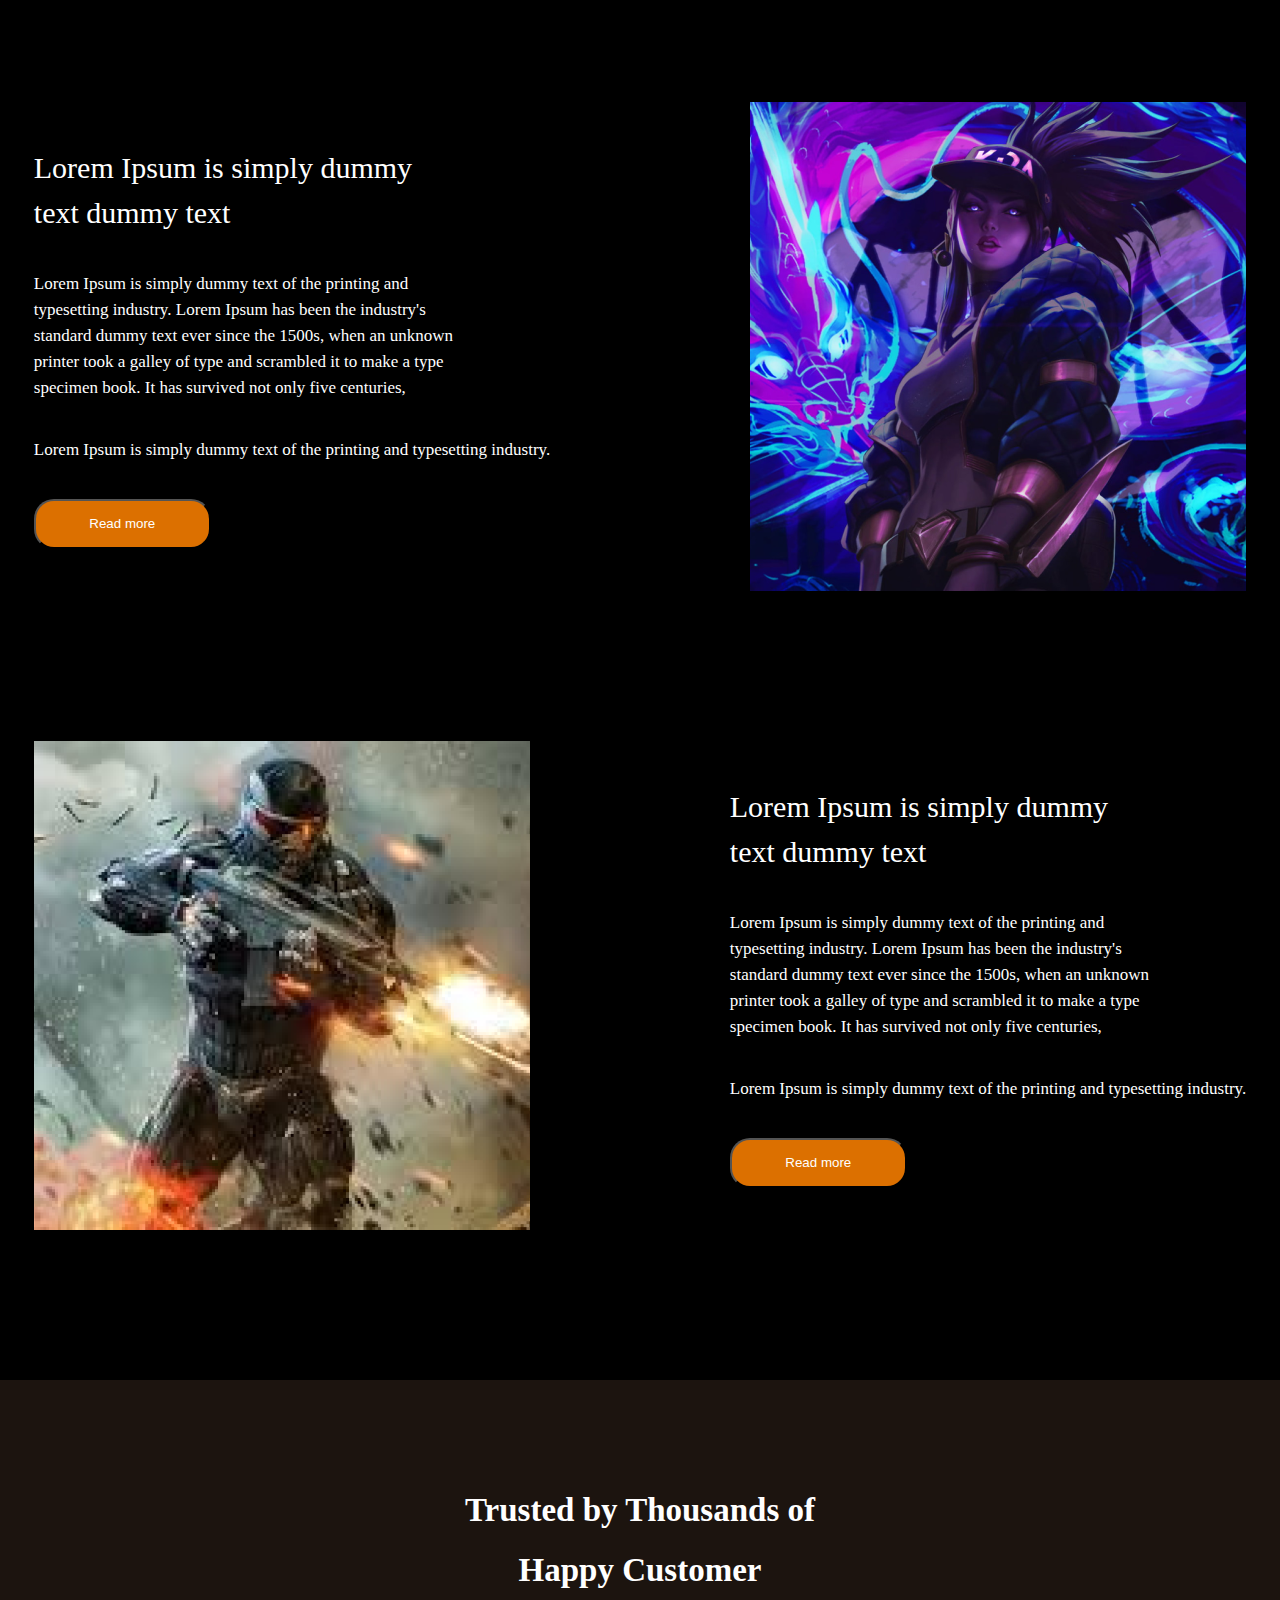
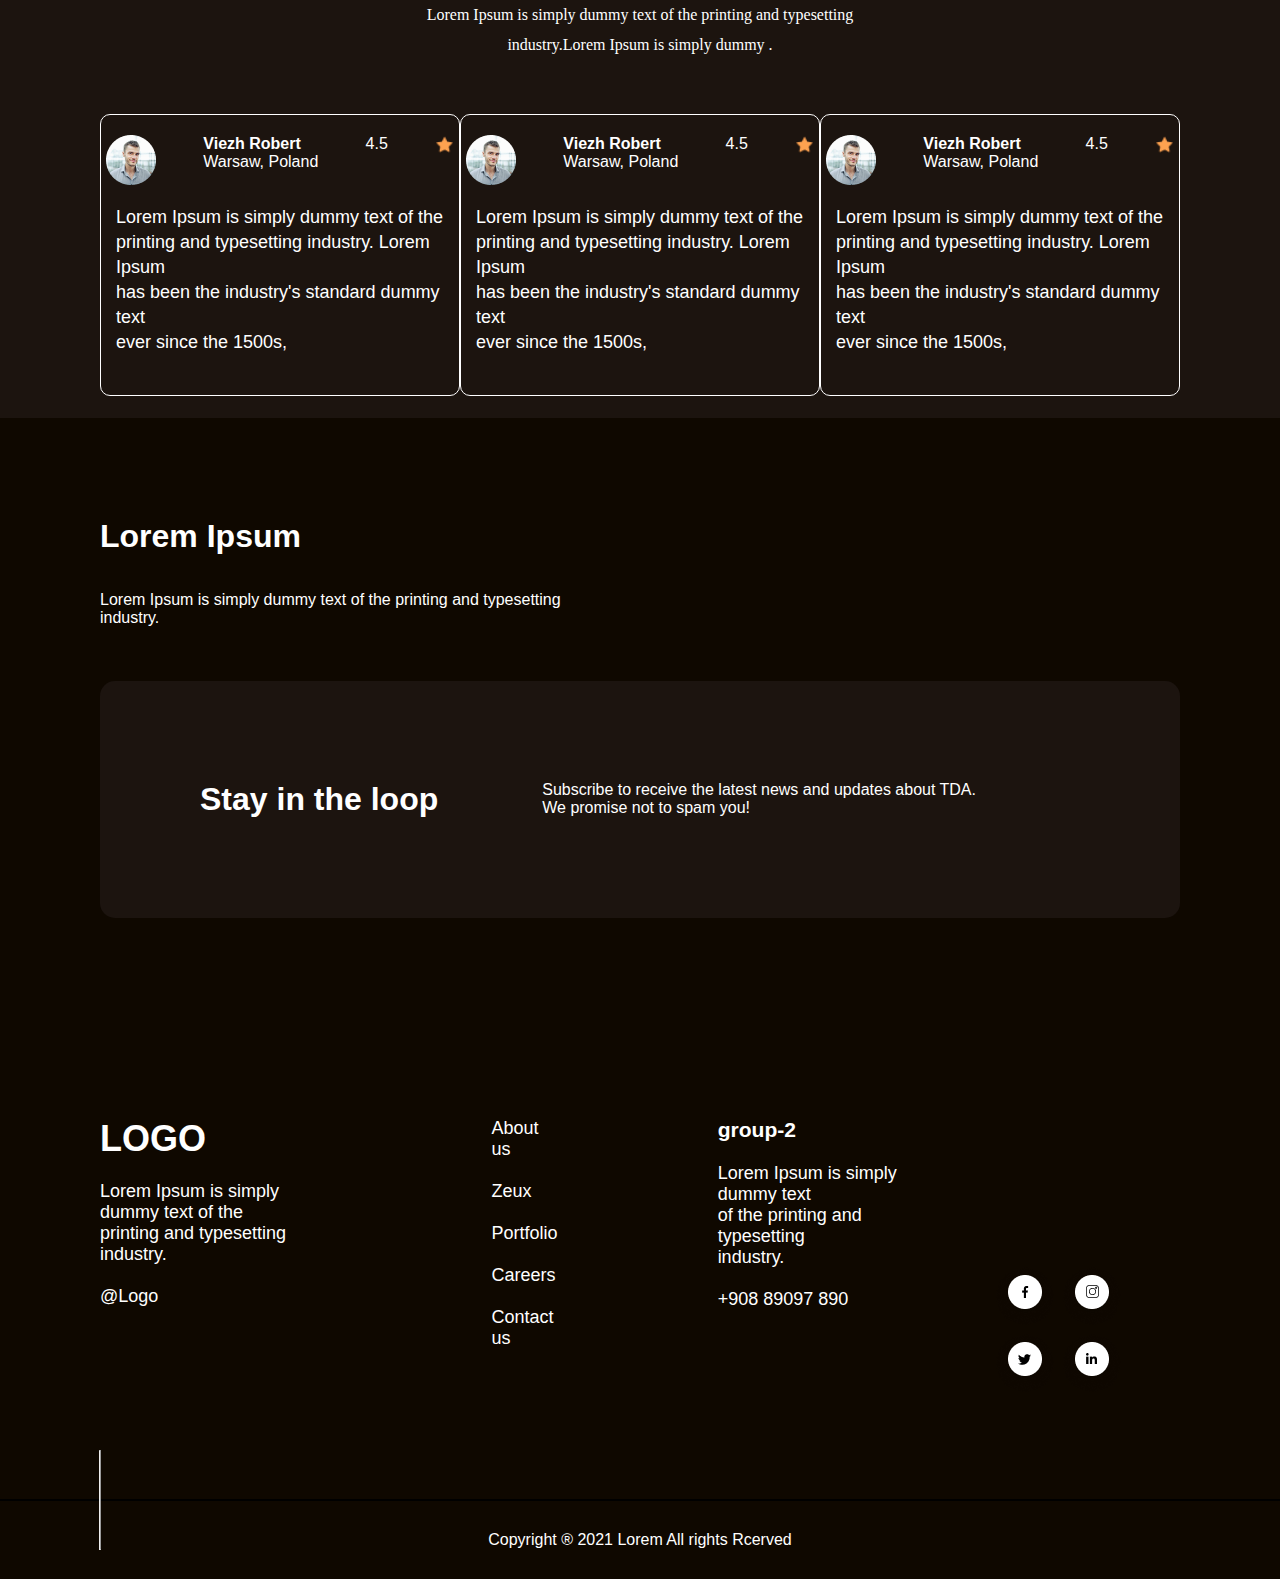
<file: services.html>
<!DOCTYPE html>
<html lang="en">
  <head>
    <meta charset="UTF-8" />
    <meta name="viewport" content="width=device-width, initial-scale=1.0" />
    <link rel="stylesheet" href="./css/style.css" />
    <title>Document</title>
  </head>
  <body class="services_body">
    <main>
      <header>
        <div class="item-1">
          <h4>LOGO</h4>
        </div>
        <div class="item-2">
          <ul>
            <li>
              <a href="./index.html">Home</a>
            </li>
            <li>
              <a href="./about.html">About us</a>
            </li>
            <li>
              <a href="#">Portfolio</a>
            </li>
            <li>
              <a href="./news.html">News</a>
            </li>
          </ul>
          <li>
            <a href="./contact.html">
              <button>Contact us</button>
            </a>
          </li>
        </div>
      </header>
      <!-- main qismi -->
      <div class="services_main">
        <div class="home_sevices">
          <div class="services_headline">
            <p>Home > <span>Services</span></p>
            <h3>Lorem Ipsum is simply dummy text of the printing and.</h3>
            <h4>
              Lorem Ipsum is simply dummy text of the printing and typesetting
              industry.
            </h4>
          </div>
          <div class="services_Second_line">
            <div>
              <img src="./imges/services/user.png" alt="w" />
              <div>
                <h3>90+</h3>
                <h4>Clients</h4>
              </div>
              <hr />
            </div>
            <div>
              <img src="./imges/services/location.png" alt="w" />
              <div>
                <h3>30+</h3>
                <h4>Countries</h4>
              </div>
              <hr />
            </div>
            <div>
              <img src="./imges/services/user.png" alt="w" />
              <div>
                <h3>50+</h3>
                <h4>Projects</h4>
              </div>
            </div>
          </div>
        </div>
        <div class="spider-man">
          <img src="./imges/services/Hero Video.png" alt="c" />
          <div class="services_headline">
            <h3>Lorem Ipsum is simply dummy text.</h3>
            <h4>
              Lorem Ipsum is simply dummy text of the printing and <br />
              typesetting industry.Lorem Ipsum is simply dummy .
            </h4>
            <br /><br />
            <p>
              <img src="./imges/services/Group 1120.png" alt="c" />Lorem Ipsum
              is simply
            </p>
            <br />
            <p>
              <img src="./imges/services/Group 1120.png" alt="c" />Lorem Ipsum
              is simply
            </p>
            <br />
            <p>
              <img src="./imges/services/Group 1120.png" alt="c" />Lorem Ipsum
              is simply
            </p>
            <br />
            <p>
              <img src="./imges/services/Group 1120.png" alt="c" />Lorem Ipsum
              is simply
            </p>
          </div>
        </div>
        <div class="game_info">
          <div class="game_info_about">
            <img src="./imges/services/Rectangle 25 (1).png" alt="" />
            <div>
              <h2>
                Lorem Ipsum is simply dummy <br />
                text dummy text
              </h2>
              <br /><br />
              <p>
                Lorem Ipsum is simply dummy text of the printing and <br />
                typesetting industry. Lorem Ipsum has been the industry's <br />
                standard dummy text ever since the 1500s, when an unknown <br />
                printer took a galley of type and scrambled it to make a type
                <br />
                specimen book. It has survived not only five centuries,
              </p>
              <br /><br />
              <p>
                Lorem Ipsum is simply dummy text of the printing and typesetting
                industry.
              </p>
              <br /><br />
              <button>Read more</button>
            </div>
          </div>
          <div class="game_info_about">
            <div>
              <h2>
                Lorem Ipsum is simply dummy <br />
                text dummy text
              </h2>
              <br /><br />
              <p>
                Lorem Ipsum is simply dummy text of the printing and <br />
                typesetting industry. Lorem Ipsum has been the industry's <br />
                standard dummy text ever since the 1500s, when an unknown <br />
                printer took a galley of type and scrambled it to make a type
                <br />
                specimen book. It has survived not only five centuries,
              </p>
              <br /><br />
              <p>
                Lorem Ipsum is simply dummy text of the printing and typesetting
                industry.
              </p>
              <br /><br />
              <button>Read more</button>
            </div>
            <img src="./imges/services/Rectangle 26.png" alt="" />
          </div>
          <div class="game_info_about">
            <img src="./imges/services/Rectangle 25 (2).png" alt="" />
            <div>
              <h2>
                Lorem Ipsum is simply dummy <br />
                text dummy text
              </h2>
              <br /><br />
              <p>
                Lorem Ipsum is simply dummy text of the printing and <br />
                typesetting industry. Lorem Ipsum has been the industry's <br />
                standard dummy text ever since the 1500s, when an unknown <br />
                printer took a galley of type and scrambled it to make a type
                <br />
                specimen book. It has survived not only five centuries,
              </p>
              <br /><br />
              <p>
                Lorem Ipsum is simply dummy text of the printing and typesetting
                industry.
              </p>
              <br /><br />
              <button>Read more</button>
            </div>
          </div>
        </div>
        <div class="Trusted_div">
          <div class="services_headline">
            <h3>
              Trusted by Thousands of <br />
              Happy Customer
            </h3>
            <p>
              Lorem Ipsum is simply dummy text of the printing and typesetting
              <br />
              industry.Lorem Ipsum is simply dummy .
            </p>
          </div><br><br><br>
          <div class="customers">
            <div class="Customer"> 
              <div class="Customer-img">
                <img src="./imges/Ellipse 175.png" alt="" />
                <div>
                  <h4>Viezh Robert</h4>
                  <p>Warsaw, Poland</p>
                </div>
                <p>4.5</p>
                <img style="height: 20px;" src="./imges/Group 1161.png" alt="" />
              </div>
              <div class="Customer-p">
                <p>
                  Lorem Ipsum is simply dummy text of the <br />
                  printing and typesetting industry. Lorem Ipsum <br />
                  has been the industry's standard dummy text <br />
                  ever since the 1500s,
                </p>
              </div>
            </div>
            <div class="Customer"> 
              <div class="Customer-img">
                <img src="./imges/Ellipse 175.png" alt="" />
                <div>
                  <h4>Viezh Robert</h4>
                  <p>Warsaw, Poland</p>
                </div>
                <p>4.5</p>
                <img style="height: 20px;" src="./imges/Group 1161.png" alt="" />
              </div>
              <div class="Customer-p">
                <p>
                  Lorem Ipsum is simply dummy text of the <br />
                  printing and typesetting industry. Lorem Ipsum <br />
                  has been the industry's standard dummy text <br />
                  ever since the 1500s,
                </p>
              </div>
            </div>
            <div class="Customer"> 
              <div class="Customer-img">
                <img src="./imges/Ellipse 175.png" alt="" />
                <div>
                  <h4>Viezh Robert</h4>
                  <p>Warsaw, Poland</p>
                </div>
                <p>4.5</p>
                <img style="height: 20px;" src="./imges/Group 1161.png" alt="" />
              </div>
              <div class="Customer-p">
                <p>
                  Lorem Ipsum is simply dummy text of the <br />
                  printing and typesetting industry. Lorem Ipsum <br />
                  has been the industry's standard dummy text <br />
                  ever since the 1500s,
                </p>
              </div>
            </div>
          </div>
        </div>
      </div>

      <!-- footer boshlangan -->
      <div class="container-5">
        <h1>Lorem Ipsum</h1>
        <br /><br />
        <p>
          Lorem Ipsum is simply dummy text of the printing and typesetting
          <br />
          industry.
        </p>
        <br /><br /><br />
        <div class="stay">
          <h1>Stay in the loop</h1>
          <p>
            Subscribe to receive the latest news and updates about TDA. <br />
            We promise not to spam you!
          </p>
        </div>
      </div>
      <div class="contain-7">
        <div class="group-1">
          <h1>LOGO</h1>
          <br />
          <p>
            Lorem Ipsum is simply dummy text of the <br />
            printing and typesetting industry.
          </p>
          <br />
          <p>@Logo</p>
        </div>
        <div class="group-2">
          <p>About us</p>
          <br />
          <p>
            Zeux <br /><br />
            Portfolio <br /><br />
            Careers <br /><br />
            Contact us <br />
          </p>
        </div>
        <div class="group-3">
          <h3>group-2</h3>
          <br />
          <p>
            Lorem Ipsum is simply dummy text <br />
            of the printing and typesetting <br />
            industry.
          </p>
          <br />
          <p>+908 89097 890</p>
        </div>
        <div class="group-4">
          <br /><br /><br /><br /><br /><br /><br />
          <img src="./imges/Group 5.png" alt="" />
          <img src="./imges/Group 11.png" alt="" />
          <img src="./imges/Group 10.png" alt="" />
          <img src="./imges/Group 9.png" alt="" />
        </div>
      </div>
      <hr />
      <div class="contain-8">
        <p>Copyright ® 2021 Lorem All rights Rcerved</p>
      </div>
    </main>
  </body>
</html>
</file>
<file: css/style.css>
* {
  margin: 0;
  padding: 0;
  color: white;
  box-sizing: border-box;
  font-family: Arial, Helvetica, sans-serif;
}

body {
  background: linear-gradient(180.96deg, #000000 0.82%, #4a2800 129.1%);
}

main {
  width: 100%;
  height: 100vh;
}
main header {
  padding: 20px;
  display: flex;
  justify-content: space-between;
}
main header .item-1 h4 {
  font-size: larger;
}
main header .item-2 {
  display: flex;
}
main header .item-2 ul {
  margin-right: 200px;
  display: flex;
}
main header .item-2 ul li {
  margin: 0 50px;
  list-style: none;
  cursor: pointer;
}
main header .item-2 ul li a {
  font-size: 16px;
  text-decoration: none;
  z-index: 3;
  position: relative;
}
main header .item-2 button {
  color: white;
  padding: 10px 20px;
  border-radius: 6px;
  background-color: #fa9021;
}
main header .item-2 li {
  margin: 0 50px;
  list-style: none;
  cursor: pointer;
}
main header .item-2 li a {
  font-size: 16px;
  text-decoration: none;
  z-index: 3;
  position: relative;
}
main .contain {
  padding: 0 200px;
  padding-top: 150px;
  padding: 150px;
  font-size: larger;
  display: flex;
  background-color: rgb(15, 8, 0);
}
main .contain .logo-1 {
  width: 100vh;
}
main .contain .logo-1 button {
  color: white;
  padding: 15px 25px;
  background-color: #fa9021;
  border-radius: 40px;
  border: none;
}
main .contain .logo-1 p:first-child {
  color: #fa9021;
}
main .contain .logo-1 h3 {
  font-size: 50px;
}
main .contain img {
  margin-top: 200px;
  margin-left: 50px;
}
main .contain .logo-2 {
  background-image: url(..//imges/joy_stick\ 1.png);
  background-size: cover;
  margin-top: -280px;
}
main .contain .logo-2 .unreal {
  margin-left: 500px;
  margin-top: -300px;
}
main .contain-2 {
  background-color: #000000;
  padding: 100px 100px;
}
main .contain-2 .header {
  display: flex;
  justify-content: space-around;
}
main .contain-2 .header button {
  background-color: rgba(255, 255, 255, 0.1098039216);
  padding: 15px 25px;
  border-radius: 6px;
  margin-top: -10px;
  border: none;
}
main .contain-2 .main {
  display: flex;
  justify-content: space-around;
}
main .contain-2 .main .img-1 {
  text-align: center;
}
main .contain-3 {
  background-color: rgb(15, 8, 0);
  text-align: center;
  padding: 100px 100px;
}
main .contain-3 .lorem {
  text-align: start;
}
main .contain-4 {
  text-align: center;
  background-image: url(..//imges/Rectangle\ 5.png);
  background-size: cover;
}
main .contain-5 {
  background-color: #000000;
  padding: 100px 100px;
  text-align: center;
}
main .contain-5 button {
  padding: 15px 25px;
  background-color: rgba(255, 255, 255, 0.1098039216);
  border: none;
  border-radius: 6px;
}
main .contain-6 {
  display: block;
  text-align: start;
  padding: 100px 250px;
}
main .contain-7 {
  font-size: large;
  padding: 100px 100px;
  background-color: rgb(15, 8, 0);
  display: flex;
}
main .contain-7 .group-1 {
  display: block;
  padding-right: 80px;
}
main .contain-7 .group-2 {
  padding: 0 80px;
}
main .contain-7 .group-3 {
  padding: 0 80px;
}
main .contain-8 {
  text-align: center;
  padding: 30px 0;
  background-color: rgb(15, 8, 0);
}
main .container-1 {
  background-color: rgb(15, 8, 0);
  padding-bottom: 100px;
  padding-top: 50px;
  padding-left: 100px;
  display: flex;
  justify-content: space-between;
}
main .container-1 .about-us-1 {
  line-height: 50px;
  font-size: larger;
}
main .container-1 .about-us-1 button {
  background: linear-gradient(92.48deg, #fa8305 2.08%, #fb9e3c 117.25%);
  padding: 15px 25px;
  border: none;
  border-radius: 40px;
}
main .container-2 {
  padding: 100px 100px;
  background-color: rgb(15, 8, 0);
}
main .container-2 .Ipsums {
  display: flex;
  justify-content: space-between;
}
main .container-2 .Ipsums .Ipsum-1 {
  width: 378px;
  height: 348px;
  background-color: #1c140f;
  border-radius: 20px;
  padding: 50px 20px;
}
main .container-2 .Ipsums .Ipsum-1 button {
  background: rgba(176, 0, 220, 0.1098039216);
  padding: 10px 20px;
  border: none;
  border-radius: 8px;
}
main .container-2 .Ipsums .Ipsum-1 h4 {
  margin: 20px 0;
}
main .container-2 .Ipsums .Ipsum-1 p {
  width: 304px;
}
main .container-3 {
  display: flex;
  background-color: #1c140f;
  padding: 100px 100px 0 100px;
}
main .container-3 .lorem-2 {
  padding: 100px 100px;
  line-height: 30px;
}
main .container-3 .lorem-2 h1 {
  margin: 20px 0;
  width: 541px;
}
main .container-3 .lorem-2 p:last-child {
  width: 536px;
  font-size: larger;
}
main .container-4 {
  padding: 100px 100px;
  background-color: rgb(15, 8, 0);
  text-align: center;
}
main .container-4 h1 {
  text-align: start;
}
main .container-4 .COO-box {
  display: flex;
  gap: 20px;
  text-align: center;
  padding: 0 100px;
}
main .container-4 .COO-box .COO {
  border-radius: 20px;
  width: 295px;
  height: 253px;
  text-align: center;
  align-items: center;
  background-color: #1C140F;
}
main .container-5 {
  padding: 100px 100px;
  background-color: rgb(15, 8, 0);
}
main .container-6 {
  padding: 100px 100px;
  background-color: rgb(15, 8, 0);
}
main .main-1 {
  text-align: center;
  background-color: rgb(15, 8, 0);
}
main .main-2 {
  background-color: rgb(15, 8, 0);
  display: flex;
  justify-content: space-evenly;
  padding: 100px 100px;
}
main .main-2 .address .fasebook {
  display: flex;
}
main .main-3 {
  text-align: center;
  background-color: #1C140F;
  padding: 100px 100px;
}
main .main-3 button {
  padding: 15px 20px;
  background-color: #DC7000;
  border: none;
  border-radius: 10px;
  margin-left: 559px;
}
main .main-3 form {
  text-align: start;
  margin: 0 400px;
  width: 671px;
}
main .main-3 form .name-input {
  display: flex;
}
main .main-3 form .name-input .input-1 {
  display: block;
}
main .main-3 form .name-input .input-2 {
  display: block;
}
main .main-3 form .input-3 input {
  padding: 15px 410px 15px 15px;
  width: 671px;
}
main .main-3 form .input-4 textarea {
  width: 671px;
  height: 232px;
  color: #000000;
  font-size: larger;
  padding: 10px 10px;
  border-radius: 10px;
  background-color: #CECECE;
}
main .main-3 form input {
  top: 0;
  padding: 15px 83px 15px 15px;
  border-radius: 10px;
  outline: none;
  background-color: #CECECE;
  color: #000000;
  font-size: larger;
}
main .main-3 form label {
  text-align: start;
  color: #4F4F4F;
}

.stay {
  background-color: #1c140f;
  border-radius: 15px;
  padding: 100px 100px;
  display: grid;
  grid-template-columns: auto auto;
}

.Group_40_email {
  width: 385.68px;
  height: 48px;
  top: 4409px;
  left: 843.32px;
  border-radius: 8px;
  background: white;
  display: flex;
  align-items: center;
  justify-content: space-around;
  border: none;
}
.Group_40_email input {
  outline: none;
  border: none;
  margin-left: 30px;
  line-height: 30px;
  color: black;
  width: 300px;
}
.Group_40_email button {
  width: 105px;
  height: 37px;
  top: 4415px;
  left: 1117.77px;
  border-radius: 8px;
  background: #DC7000;
  border: none;
  margin-right: 10px;
}

.home_sevices {
  margin: 50px auto;
}

.services_headline p {
  font-family: Poppins;
  font-size: 16px;
  font-weight: 500;
  line-height: 30px;
  letter-spacing: 0em;
  display: flex;
  justify-content: center;
  text-align: center;
}
.services_headline p span {
  color: #E47500;
}
.services_headline h3 {
  font-family: Poppins;
  font-size: 33px;
  font-weight: 600;
  line-height: 60px;
  letter-spacing: 0em;
  text-align: center;
}
.services_headline h4 {
  font-family: Poppins;
  font-size: 16px;
  font-weight: 500;
  line-height: 30px;
  letter-spacing: 0em;
  text-align: center;
}

.services_Second_line {
  display: grid;
  grid-template-columns: auto auto auto;
  background: #1C140F;
  width: 1140px;
  height: 200px;
  top: 393px;
  left: 170px;
  border-radius: 10px;
  margin: 50px auto;
}
.services_Second_line div {
  display: flex;
  justify-content: center;
  align-items: center;
  gap: 30px;
}
.services_Second_line div div {
  display: block;
  text-align: left;
}

hr {
  width: 100px;
  transform: rotate(90deg);
  margin-left: 50px;
}

.services_main {
  margin: 0px auto;
}

.spider-man {
  display: flex;
  justify-content: center;
  align-items: center;
}

.services_body {
  background: #000000;
}

.game_info_about {
  display: flex;
  align-items: center;
  justify-content: center;
  gap: 200px;
  margin: 150px auto;
}
.game_info_about h2 {
  font-family: Poppins;
  font-size: 30px;
  font-weight: 500;
  line-height: 45px;
  letter-spacing: 0em;
  text-align: left;
}
.game_info_about p {
  font-family: Poppins;
  font-size: 17px;
  font-weight: 400;
  line-height: 26px;
  letter-spacing: 0em;
  text-align: left;
}
.game_info_about button {
  width: 177px;
  height: 50px;
  background: #DC7000;
  border-radius: 20px;
}

.Trusted_div {
  background: #1C140F;
  padding: 100px 100px;
  font-family: sans-serif;
  width: 100%;
  height: 638px;
}
.Trusted_div .customers {
  display: flex;
  justify-content: space-between;
}
.Trusted_div .Customer {
  width: 400px;
  border: 1px solid white;
  border-radius: 10px;
  padding: 20px 5px;
}
.Trusted_div .Customer .Customer-img {
  display: flex;
  justify-content: space-between;
}
.Trusted_div .Customer .Customer-p {
  padding: 20px 10px;
  line-height: 25px;
  font-size: large;
}

/*# sourceMappingURL=style.css.map */
</file>
<file: css/news.css>
* {
  margin: 0;
  padding: 0;
  box-sizing: border-box;
  font-family: sans-serif;
  color: #fff;
}

body {
  background: linear-gradient(176.03deg, #050301 -34.57%, #150C01 96.75%);

}


a {
  color: #fff;
}

li:hover {
  cursor: pointer;
}

button:hover {
  cursor: pointer;
}

.home {
  margin: auto;
  width: 117px;
  height: 33px;
  font-family: sans-serif;
  font-size: 16px;
  font-weight: 400;
  line-height: 33px;
  letter-spacing: 0em;
  color: #fff;
  display: flex;
  justify-content: center;
}

.text h2 {
  color: #fff;
  width: 942px;
  height: 60px;
  font-family: sans-serif;
  font-size: 33px;
  font-weight: 600;
  line-height: 60px;
  letter-spacing: 0em;
  text-align: center;
  margin: auto;
}

.news {
  margin: auto;
  color: #fff;
  width: 609px;
  height: 31px;
  top: 317px;
  left: 415px;
  font-family: Poppins;
  font-size: 16px;
  font-weight: 500;
  line-height: 30px;
  letter-spacing: 0em;
  text-align: center;
}

.input-flex {
  display: flex;
  background-color: #1C140F;
  margin: auto;
  padding: 10px 10px;
  width: 400px;
  border-radius: 10px;
  text-align: center;
}

.input-flex .fa-magnifying-glass{
  line-height: 25px;
  margin-right: 10px;
}

i {
  width: 15px;
  height: 15px;
  padding: 0px, 0px, 0px, 0px;
  color: #fff;
}

input {
  width: 400px;
  height: 30px;
  border: 0 solid #1C140F;
  background: #1C140F;
  color: #fff;
}

.news-main {
  display: flex;
  height: fit-content;
  justify-content: space-around;
}

.rasm {
  width: 587px;
  height: 768px;
  margin-top: 103px;
}

.block img {
  width: 100%;
  height: 295px;
}

.text-1 {
  margin-top: 21px;
  display: flex;
  margin: 20px;
}

.text-1 a {
  background: #2351F5;
  text-decoration: none;
  padding: 16px 32px;
}

.text-1 p {
  color: #fff;
  margin-left: 20px;
  font-family: sans-serif;
}

.text-2 h2 {
  color: #FFF;
  font-family: sans-serif;
  font-size: 30px;
  font-weight: 600;
}

.text-3 {
  margin-top: 32px;
}

.text-3 p {
  width: 529.683px;
  flex-shrink: 0;
  color: #FFF;
  font-size: 17px;
}

.text-4 {
  color: #FFF;
  margin-top: 44px;
  font-size: 17px;
}

.box {
  top: 0;
  display: block;
  margin-left: 72px;
}

.box-1 {
  background: #FF8484;
  text-decoration: none;
  padding: 16px 32px;
  display: flex;
}

.john-1 {
  color: #FFF;
  font-size: 14px;
  font-style: normal;
  text-decoration: none;
  margin: auto;
  height: 39px;
}

.diffirent {
  display: flex;
  margin-top: 103px;
}

.info-2 {
  display: block;
}

.min {
  display: flex;
}

.min button {
  margin-left: 31px;
  color: #fff;
  background: #FF8484;
  width: 137.974px;
  height: 39.896px;
}

.min-2 {
  margin-left: 31px;
  margin-top: 23.1px;
}

.min p {
  margin-left: 16.03px;
}

.container-5 {
  padding: 100px 100px;
  background-color: rgb(15 8 0);
}

.contain-7 {
  font-size: large;
  padding: 100px 100px;
  background-color: rgb(15 8 0);
  display: flex;
}

.contain-7 .group-1 {
  display: block;
  padding-right: 80px;
}

.contain-7 .group-2 {
  padding: 0 80px;
}

.contain-7 .group-3 {
  padding: 0 80px;
}

.contain-8 {
  text-align: center;
  padding: 30px 0;
  background-color: rgb(15 8 0);
}

.stay {
  background-color: #1c140f;
  border-radius: 15px;
  padding: 100px 100px;
  display: grid;
  grid-template-columns: auto auto;
}

.Group_40_email {
  width: 385.68px;
  height: 48px;
  top: 4409px;
  left: 843.32px;
  border-radius: 8px;
  background: white;
  display: flex;
  align-items: center;
  justify-content: space-around;
  border: none;


}

.Group_40_email input {
  outline: none;
  border: none;
  margin-left: 30px;
  line-height: 30px;
  color: black;
  background-color: white;
  width: 300px;
}

.Group_40_email button {
  width: 105px;
  height: 37px;
  top: 4415px;
  left: 1117.77px;
  border-radius: 8px;
  background: #DC7000;
  border: none;
  margin-right: 10px;


}

main header {
  padding: 20px;
  display: flex;
  justify-content: space-between;
}
main header .item-1 h4 {
  font-size: larger;
}
main header .item-2 {
  display: flex;
}
main header .item-2 ul {
  margin-right: 200px;
  display: flex;
}
main header .item-2 ul li {
  margin: 0 50px;
  list-style: none;
  cursor: pointer;
}
main header .item-2 ul li a {
  font-size: 16px;
  text-decoration: none;
  z-index: 3;
  position: relative;
}
main header .item-2 button {
  color: white;
  padding: 10px 20px;
  border-radius: 6px;
  background-color: #fa9021;
}
main header .item-2 li {
  margin: 0 50px;
  list-style: none;
  cursor: pointer;
}
main header .item-2 li a {
  font-size: 16px;
  text-decoration: none;
  z-index: 3;
  position: relative;
}
</file>
